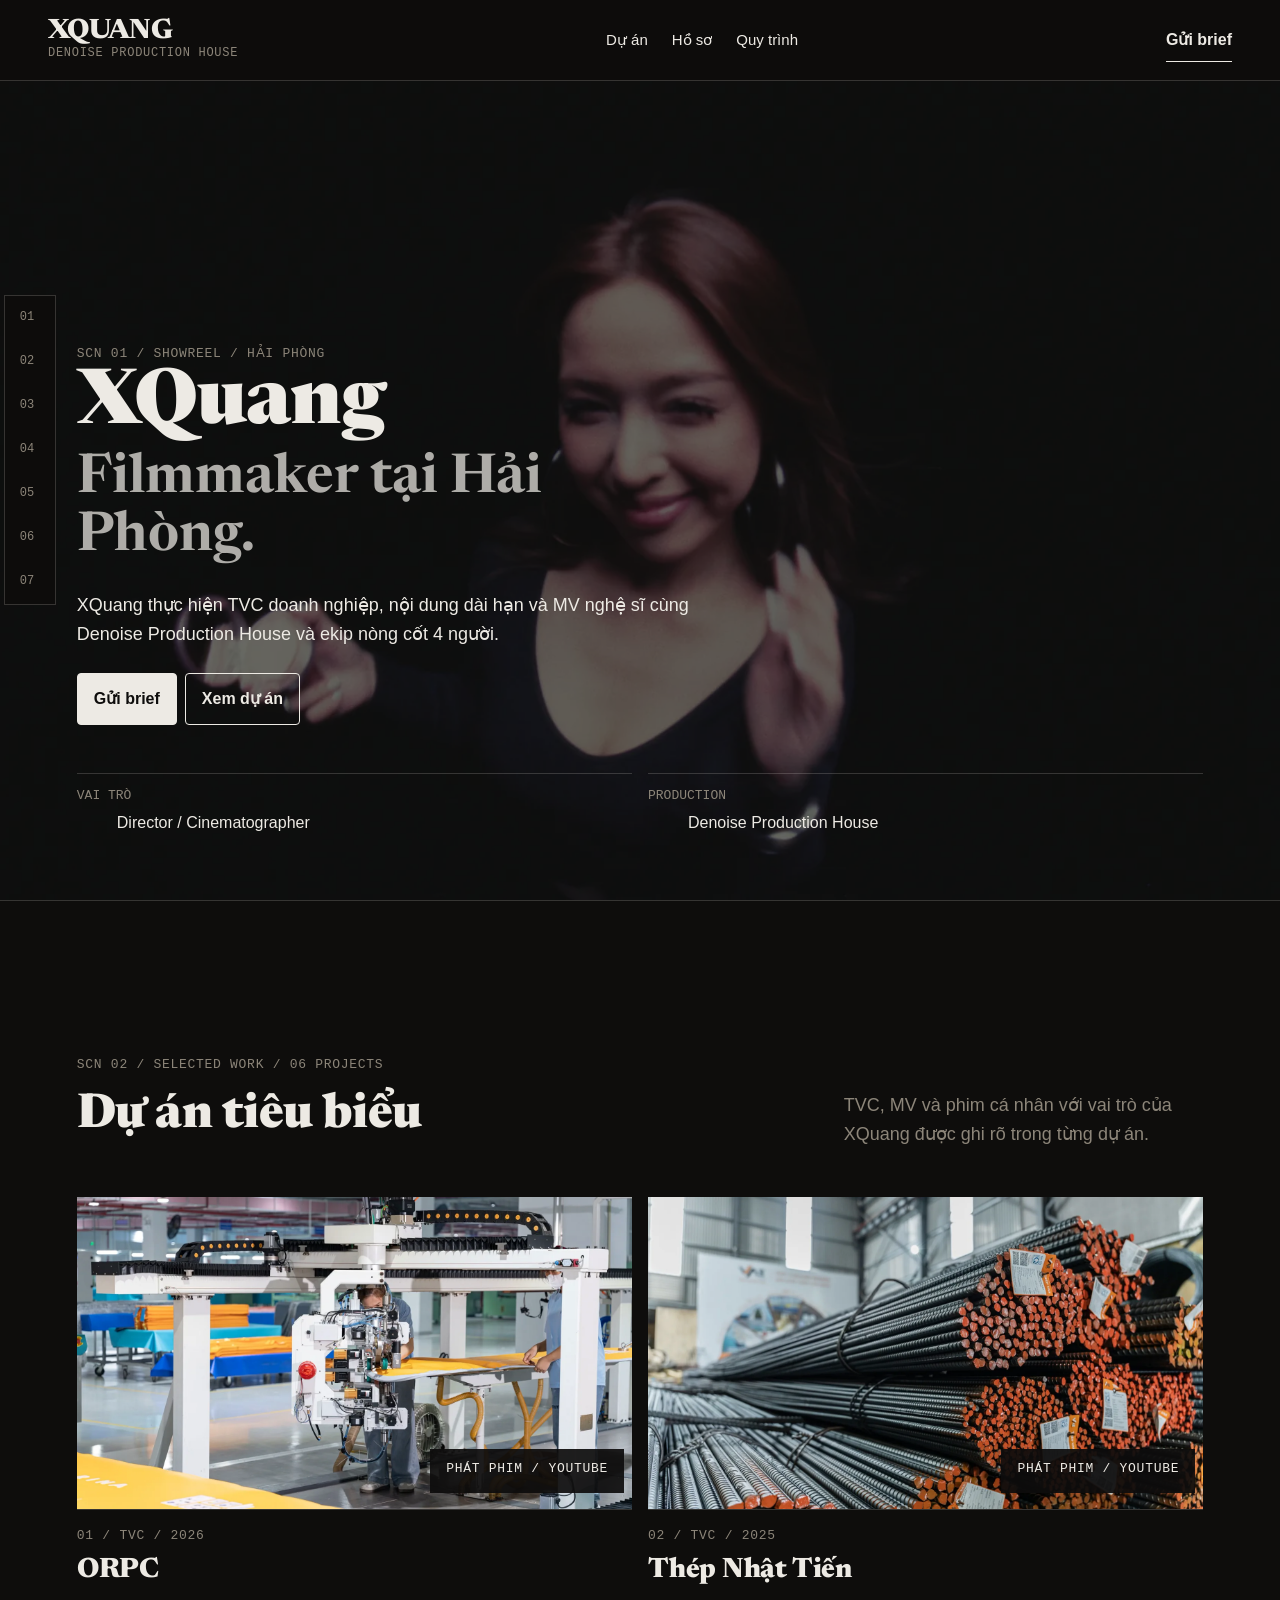
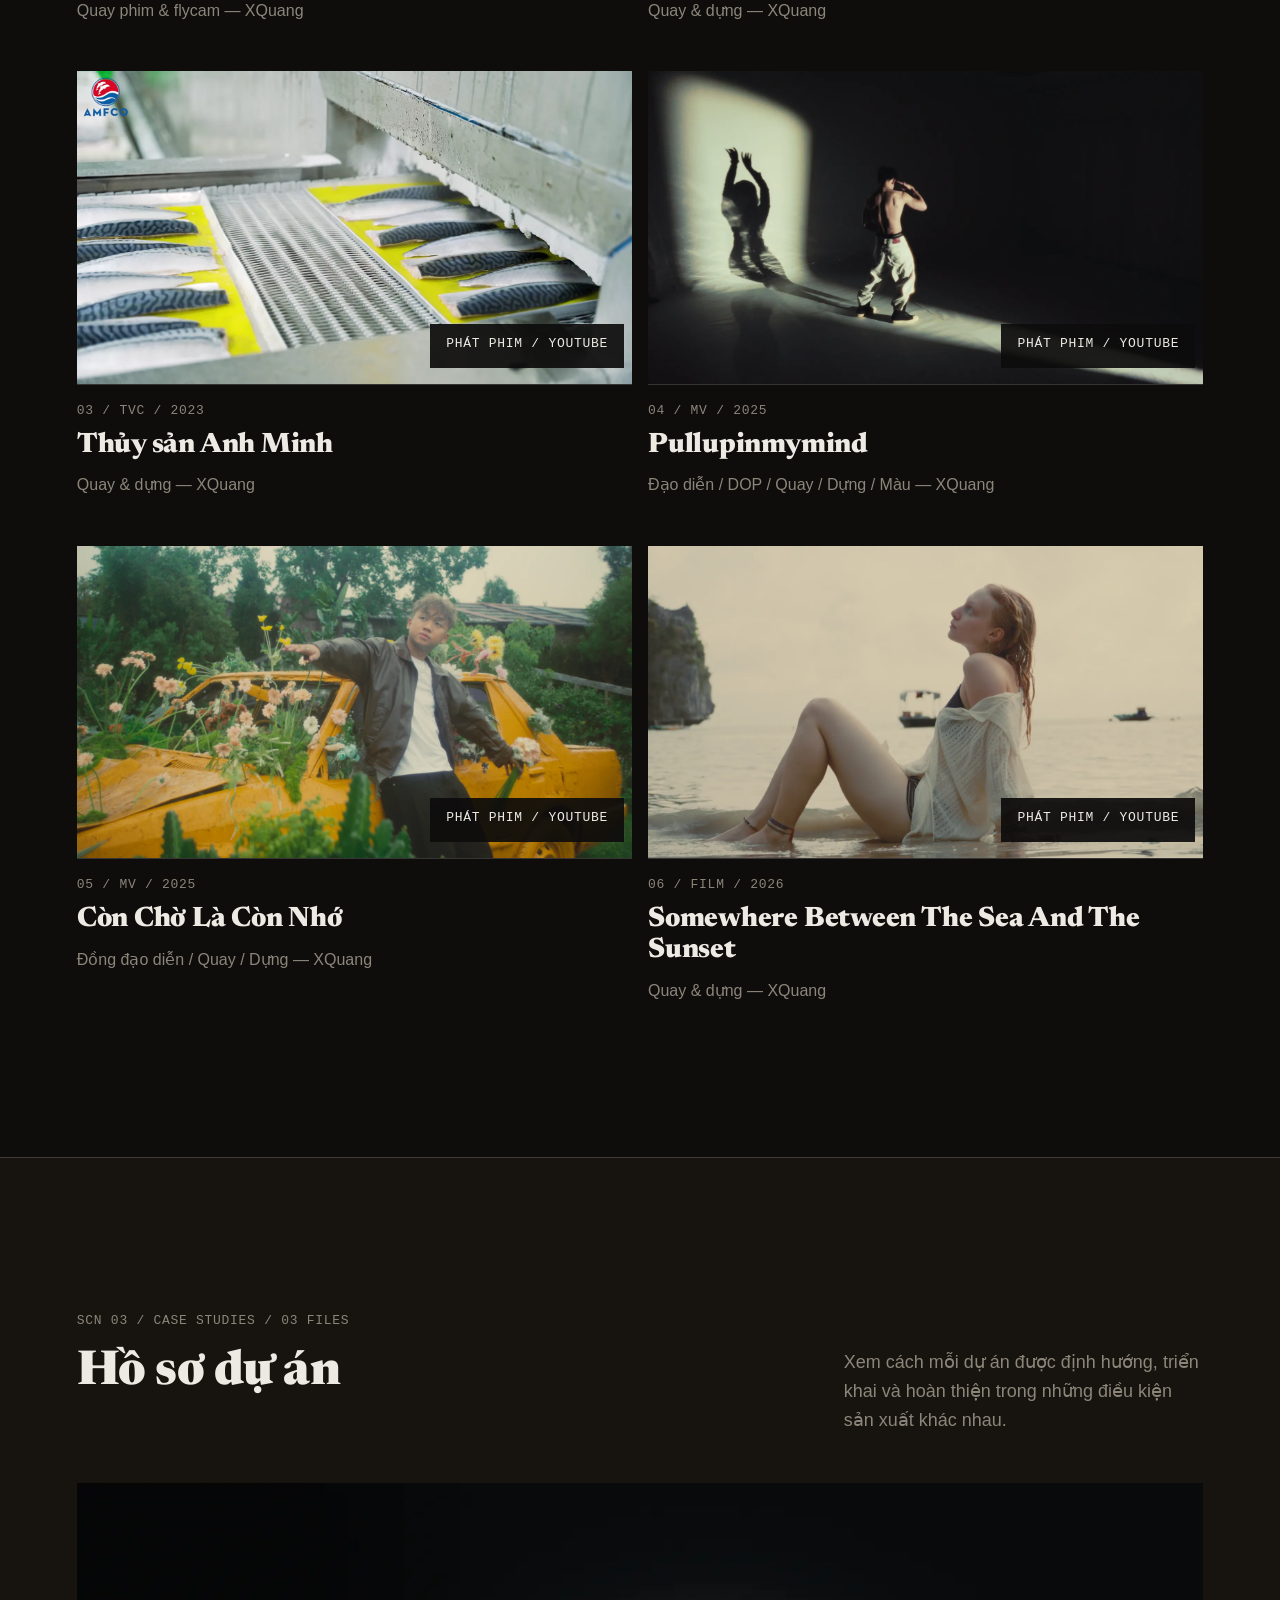
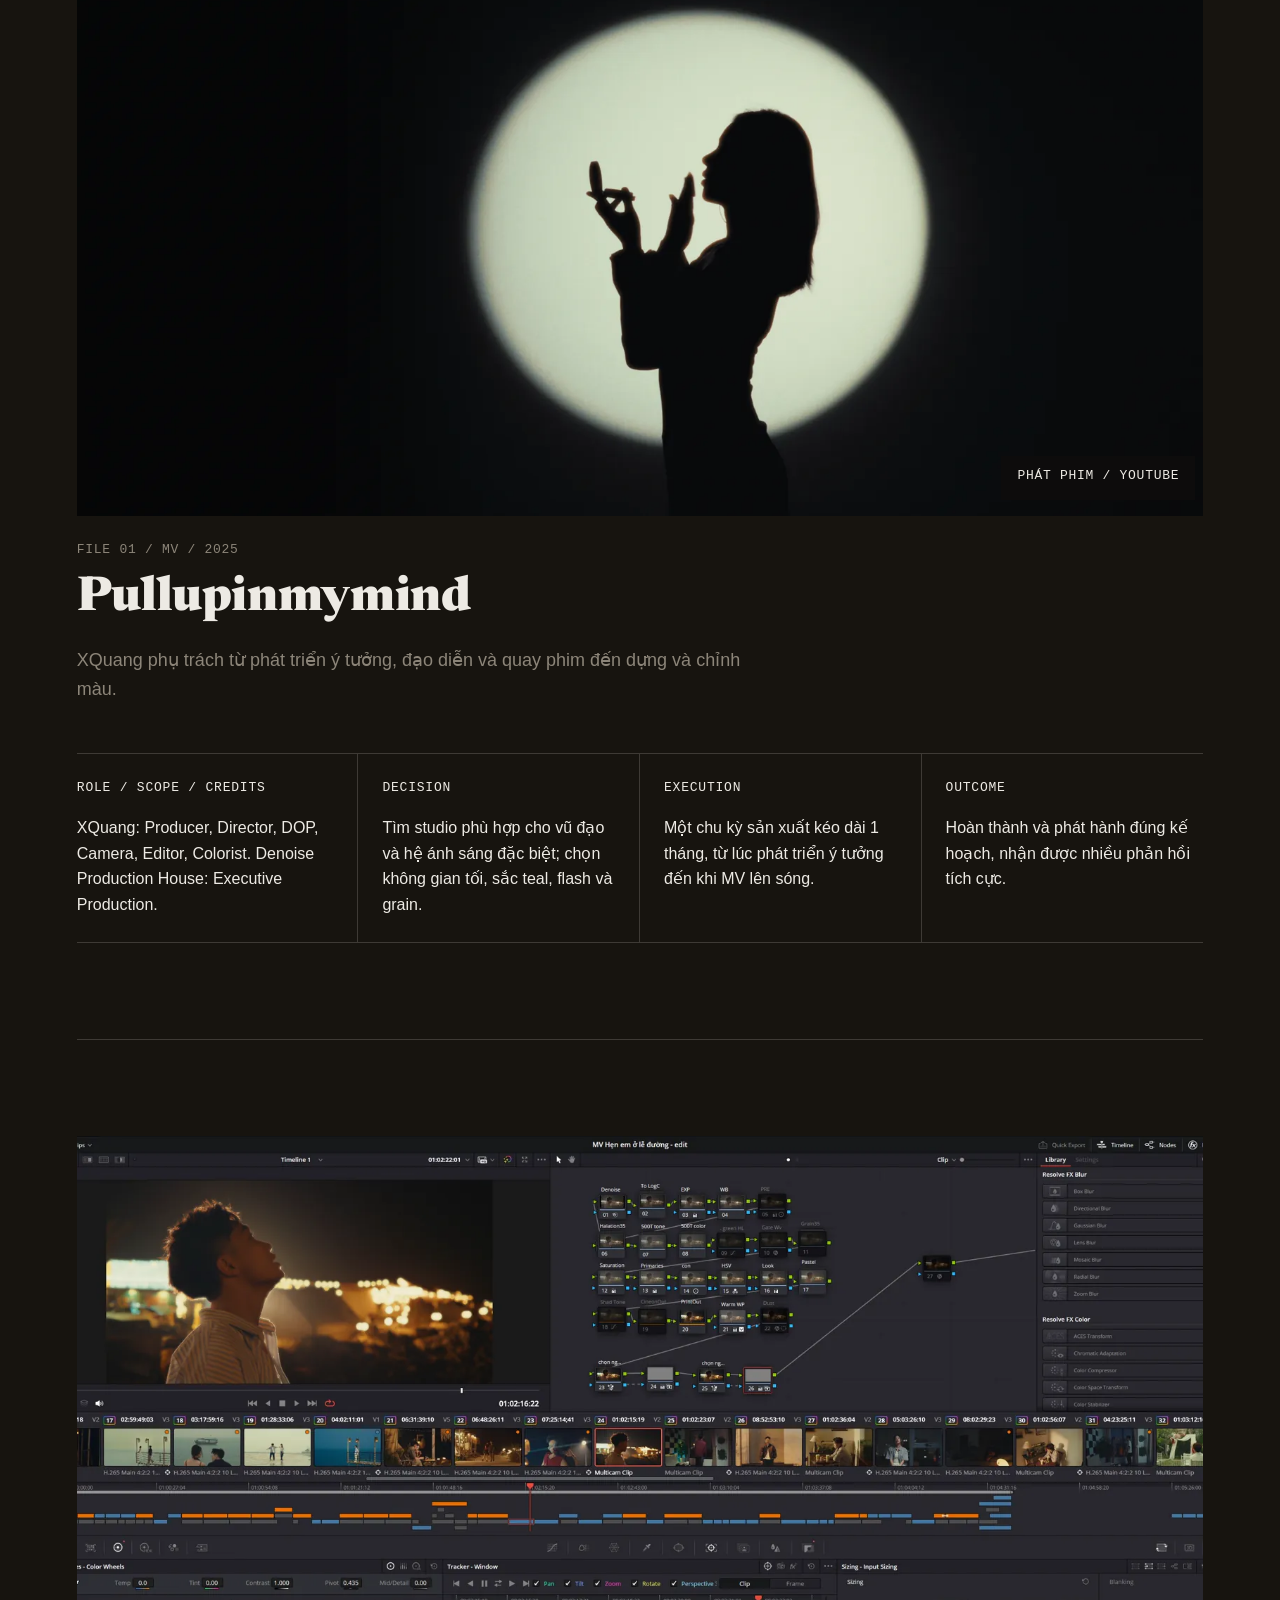
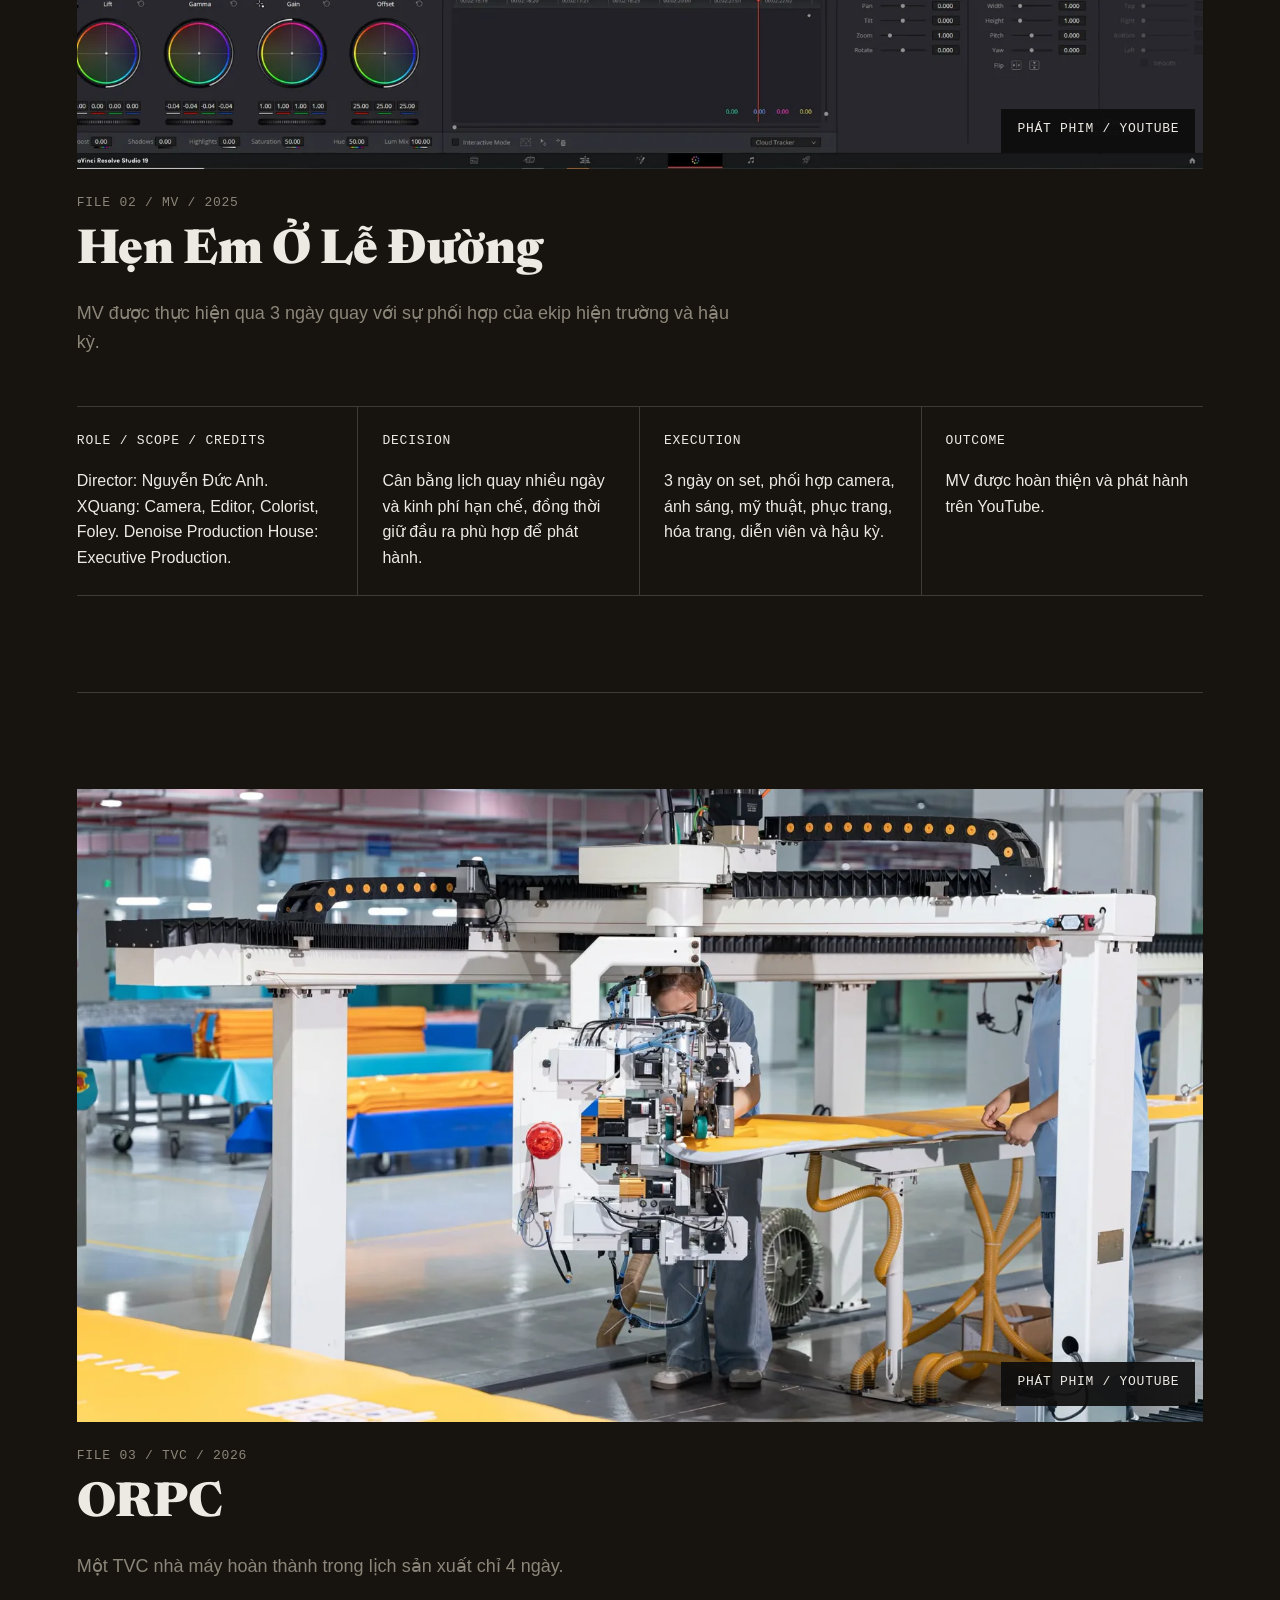
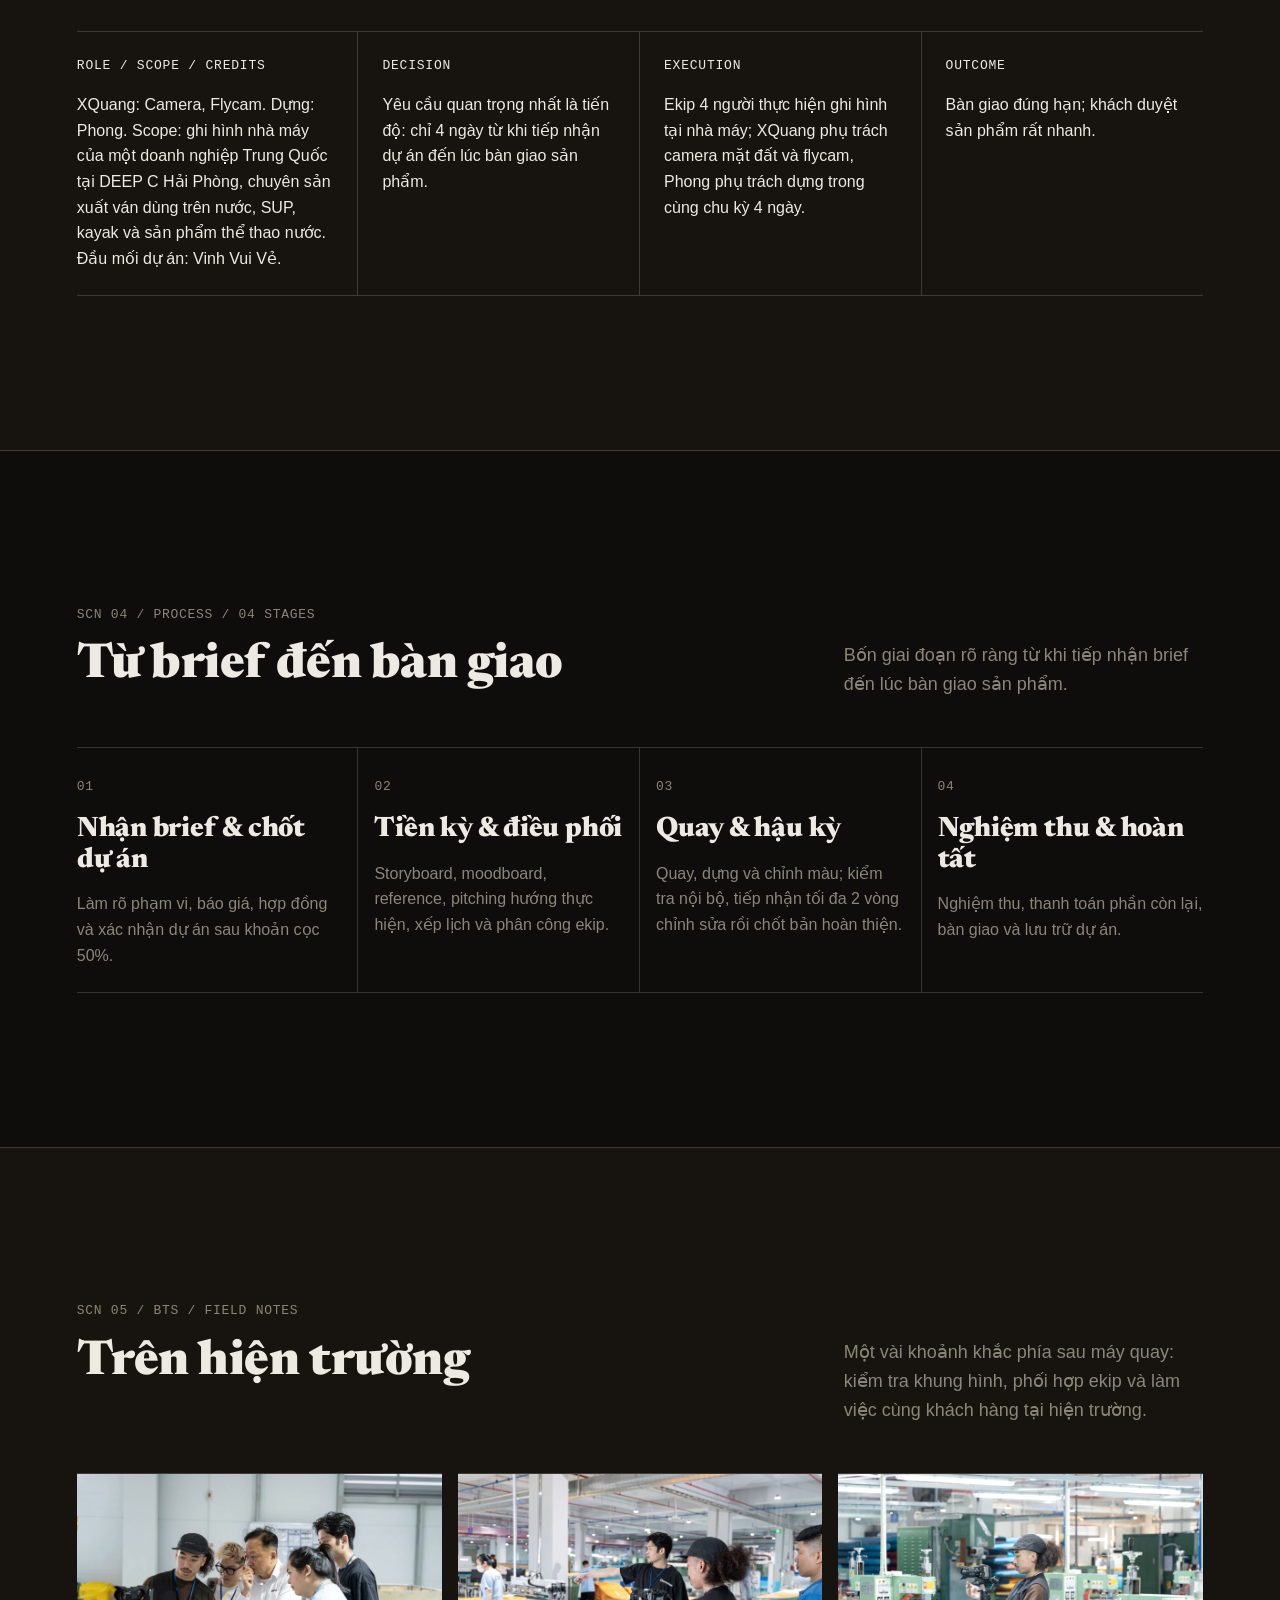
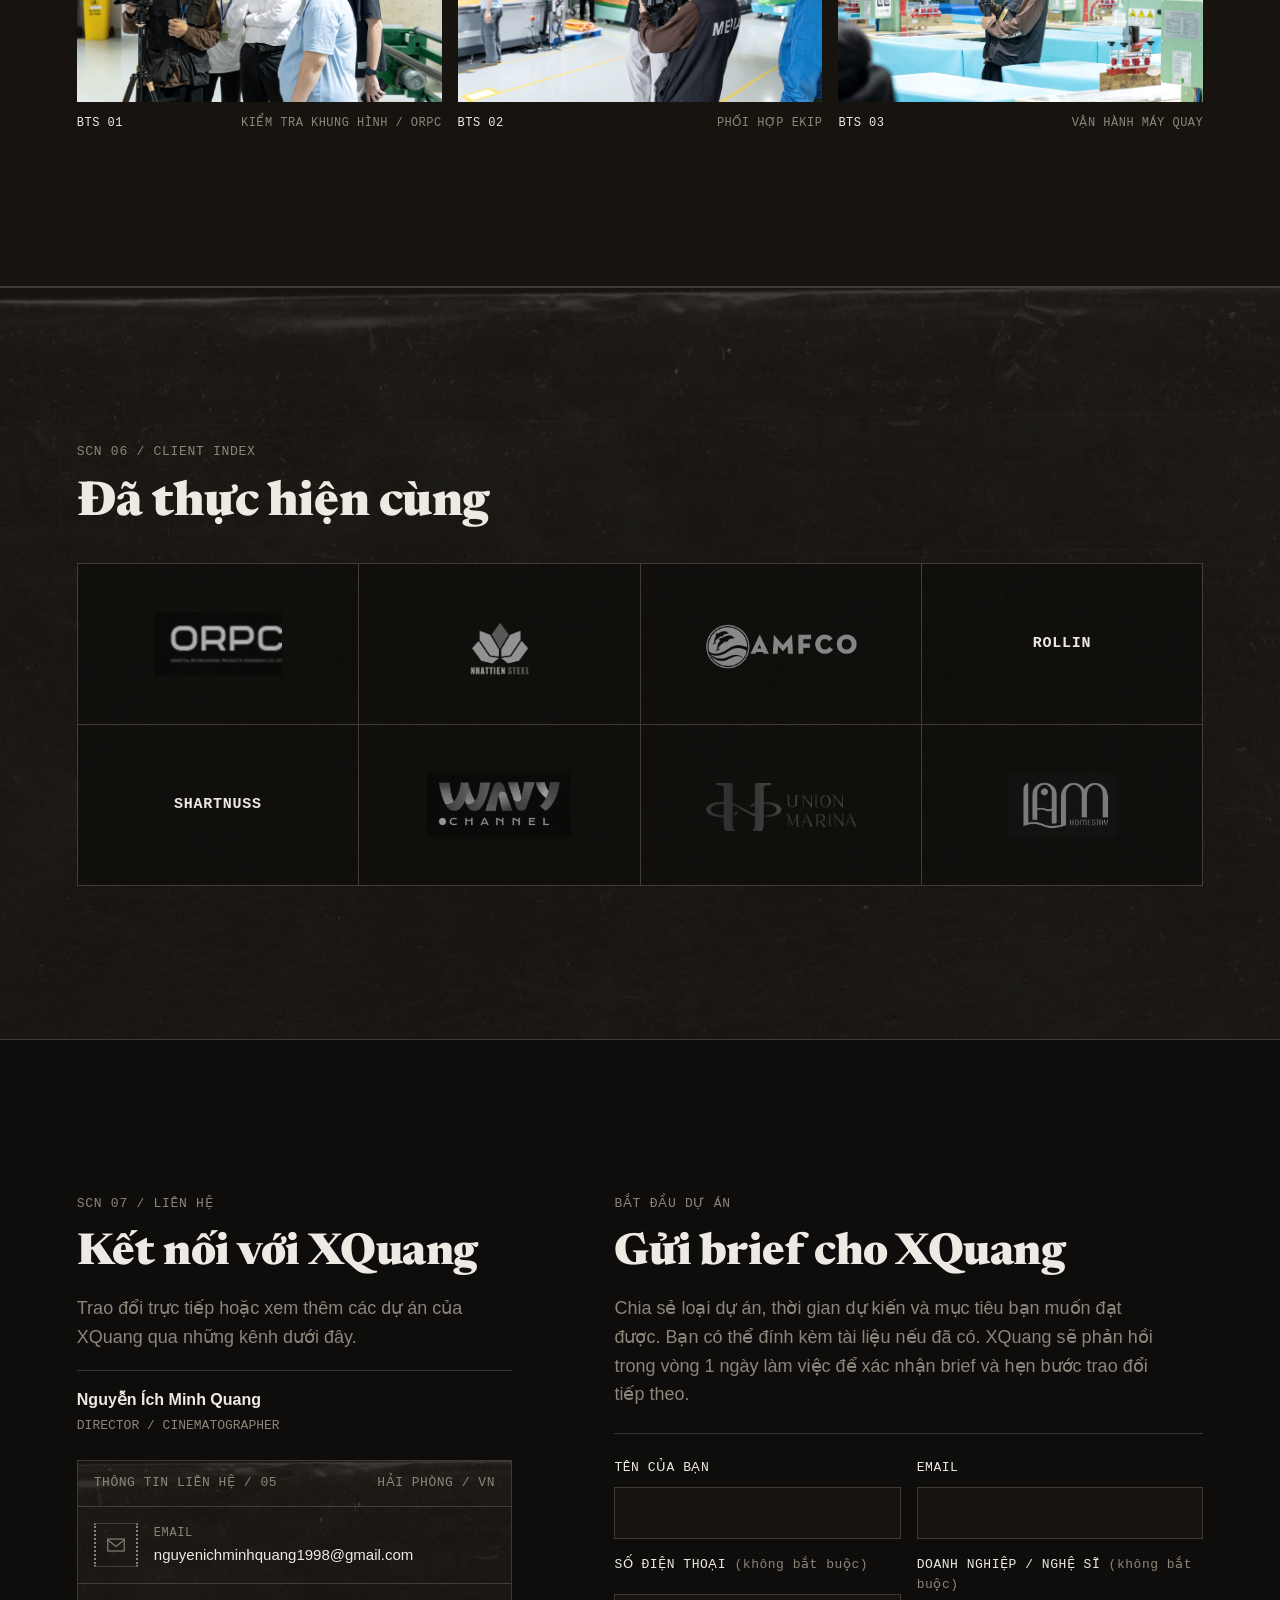
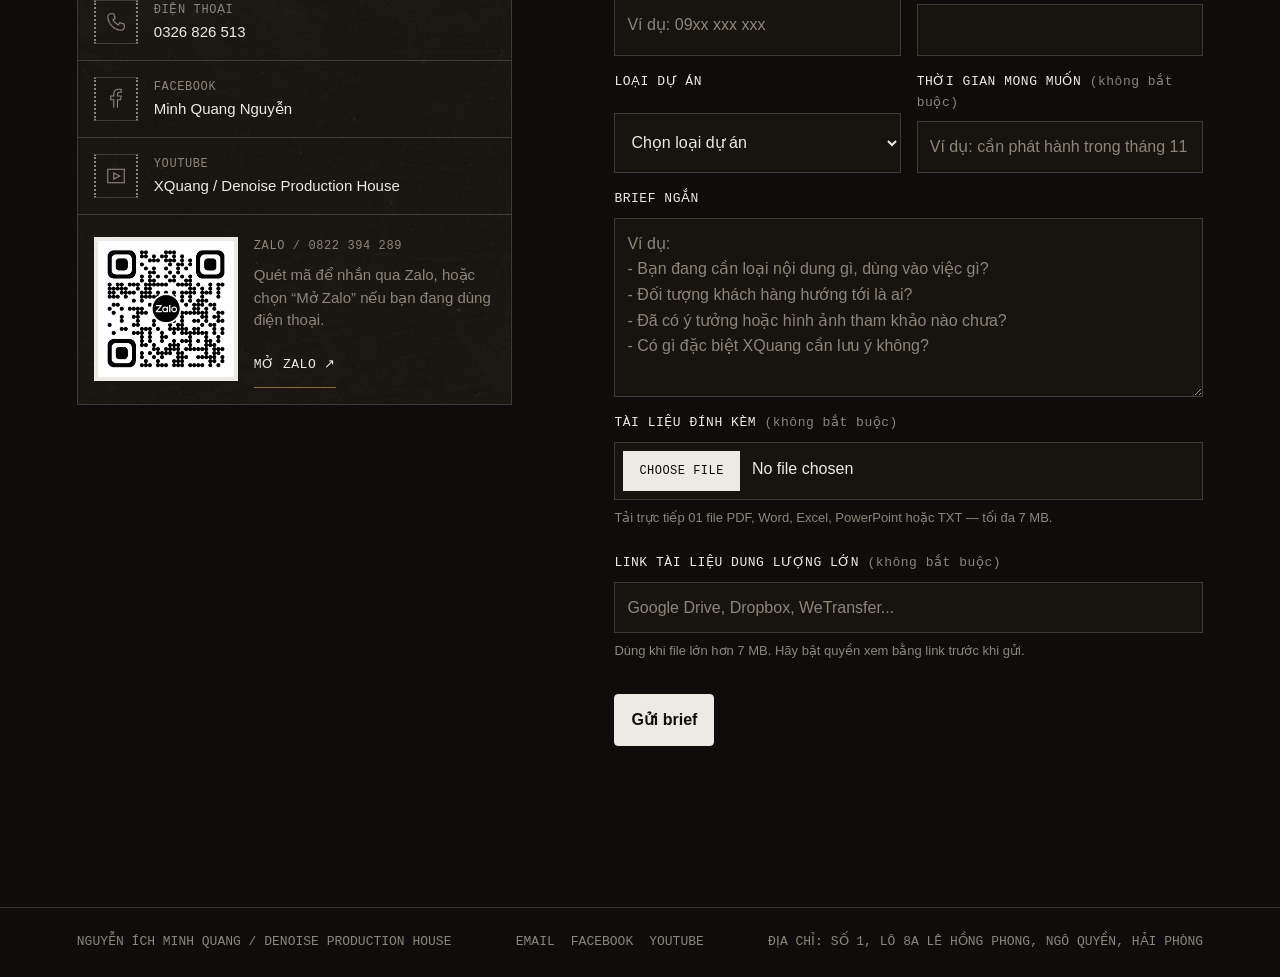
<file: index.html>
<!doctype html>
<html lang="vi">
  <head>
    <meta charset="utf-8">
    <meta name="viewport" content="width=device-width, initial-scale=1">
    <meta
      name="description"
      content="Portfolio của XQuang — filmmaker tại Hải Phòng, thực hiện TVC doanh nghiệp, nội dung dài hạn và MV cùng Denoise Production House."
    >
    <title>XQuang — Director / Cinematographer</title>
    <link rel="preload" href="assets/images/hero-poster.webp" as="image" type="image/webp" fetchpriority="high">
    <link rel="preload" href="assets/fonts/newsreader-variable.woff2" as="font" type="font/woff2" crossorigin>
    <link rel="stylesheet" href="style.css">
    <script src="script.js" defer></script>
  </head>
  <body>
    <a class="skip-link" href="#main-content">Bỏ qua điều hướng</a>

    <header class="site-header">
      <div class="site-header__inner">
        <a class="brand" href="#hero" aria-label="XQuang / Denoise Production House — về đầu trang">
          <span class="brand__name">XQUANG</span>
          <span class="brand__credit">Denoise Production House</span>
        </a>

        <nav class="site-nav" aria-label="Điều hướng chính">
          <a href="#selected-work">Dự án</a>
          <a href="#case-studies">Hồ sơ</a>
          <a href="#process">Quy trình</a>
        </nav>

        <a class="header-cta" href="#brief">Gửi brief</a>
      </div>
    </header>

    <nav class="production-rail" aria-label="Mục lục trang">
      <a href="#hero"><span class="production-rail__number">01</span><span class="production-rail__label">Mở đầu</span></a>
      <a href="#selected-work"><span class="production-rail__number">02</span><span class="production-rail__label">Dự án tiêu biểu</span></a>
      <a href="#case-studies"><span class="production-rail__number">03</span><span class="production-rail__label">Hồ sơ dự án</span></a>
      <a href="#process"><span class="production-rail__number">04</span><span class="production-rail__label">Quy trình</span></a>
      <a href="#bts"><span class="production-rail__number">05</span><span class="production-rail__label">Trên hiện trường</span></a>
      <a href="#clients"><span class="production-rail__number">06</span><span class="production-rail__label">Khách hàng</span></a>
      <a href="#brief"><span class="production-rail__number">07</span><span class="production-rail__label">Gửi brief</span></a>
    </nav>

    <main id="main-content" tabindex="-1">
      <section class="hero" id="hero" aria-labelledby="hero-title">
        <div class="hero__media">
          <video
            id="hero-video"
            muted
            loop
            playsinline
            poster="assets/images/hero-poster.webp"
            preload="metadata"
            data-desktop-src="assets/video/hero-desktop.mp4"
            data-mobile-src="assets/video/hero-mobile.mp4"
            aria-hidden="true"
          ></video>
        </div>

        <div class="hero__content page-shell">
          <p class="section-kicker">SCN 01 / SHOWREEL / HẢI PHÒNG</p>
          <h1 id="hero-title">
            <span class="hero-title__name">XQuang</span>
            <span class="hero-title__descriptor">Filmmaker tại Hải Phòng.</span>
          </h1>
          <p class="hero__positioning">
            XQuang thực hiện TVC doanh nghiệp, nội dung dài hạn và MV nghệ sĩ
            cùng Denoise Production House và ekip nòng cốt 4 người.
          </p>
          <div class="hero__actions">
            <a class="button button--primary" href="#brief">Gửi brief</a>
            <a class="button button--secondary" href="#selected-work">Xem dự án</a>
          </div>
          <dl class="hero__meta">
            <div>
              <dt>Vai trò</dt>
              <dd>Director / Cinematographer</dd>
            </div>
            <div>
              <dt>Production</dt>
              <dd>Denoise Production House</dd>
            </div>
          </dl>
        </div>
      </section>

      <section class="section page-shell" id="selected-work" aria-labelledby="work-title">
        <header class="section-heading">
          <p class="section-kicker">SCN 02 / SELECTED WORK / 06 PROJECTS</p>
          <h2 id="work-title">Dự án tiêu biểu</h2>
          <p>TVC, MV và phim cá nhân với vai trò của XQuang được ghi rõ trong từng dự án.</p>
        </header>

        <div class="work-grid">
          <article class="project-card" id="work-orpc">
            <button
              class="project-card__media video-facade"
              type="button"
              data-youtube-id="S1VTem1-NZw"
              data-video-title="ORPC — TVC"
              aria-label="Phát TVC ORPC trên YouTube"
            >
              <img src="assets/images/work-orpc.webp" alt="" width="1600" height="900" loading="lazy" decoding="async">
              <span class="video-facade__label">Phát phim / YouTube</span>
            </button>
            <div class="project-card__body">
              <p class="project-card__index">01 / TVC / 2026</p>
              <h3>ORPC</h3>
              <p>Quay phim & flycam — XQuang</p>
            </div>
          </article>

          <article class="project-card" id="work-nhat-tien">
            <button
              class="project-card__media video-facade"
              type="button"
              data-youtube-id="3Lm8Pd5JWVA"
              data-video-title="Thép Nhật Tiến — TVC"
              aria-label="Phát TVC Thép Nhật Tiến trên YouTube"
            >
              <img src="assets/images/work-thep-nhat-tien.webp" alt="" width="1600" height="900" loading="lazy" decoding="async">
              <span class="video-facade__label">Phát phim / YouTube</span>
            </button>
            <div class="project-card__body">
              <p class="project-card__index">02 / TVC / 2025</p>
              <h3>Thép Nhật Tiến</h3>
              <p>Quay & dựng — XQuang</p>
            </div>
          </article>

          <article class="project-card" id="work-anh-minh">
            <button
              class="project-card__media video-facade"
              type="button"
              data-youtube-id="9Ov6McDhgJ0"
              data-video-title="Thủy sản Anh Minh — TVC"
              aria-label="Phát TVC Thủy sản Anh Minh trên YouTube"
            >
              <img src="assets/images/work-thuy-san-anh-minh.webp" alt="" width="1600" height="900" loading="lazy" decoding="async">
              <span class="video-facade__label">Phát phim / YouTube</span>
            </button>
            <div class="project-card__body">
              <p class="project-card__index">03 / TVC / 2023</p>
              <h3>Thủy sản Anh Minh</h3>
              <p>Quay & dựng — XQuang</p>
            </div>
          </article>

          <article class="project-card" id="work-pullup">
            <button
              class="project-card__media video-facade"
              type="button"
              data-youtube-id="EIOZcO9POg4"
              data-video-title="Pullupinmymind"
              aria-label="Phát MV Pullupinmymind trên YouTube"
            >
              <img src="assets/images/work-pullupinmymind.webp" alt="" width="1600" height="900" loading="lazy" decoding="async">
              <span class="video-facade__label">Phát phim / YouTube</span>
            </button>
            <div class="project-card__body">
              <p class="project-card__index">04 / MV / 2025</p>
              <h3>Pullupinmymind</h3>
              <p>Đạo diễn / DOP / Quay / Dựng / Màu — XQuang</p>
            </div>
          </article>

          <article class="project-card" id="work-con-cho">
            <button
              class="project-card__media video-facade"
              type="button"
              data-youtube-id="loGFcXVQLhs"
              data-video-title="Còn Chờ Là Còn Nhớ — MV"
              aria-label="Phát MV Còn Chờ Là Còn Nhớ trên YouTube"
            >
              <img src="assets/images/work-con-cho-la-con-nho.webp" alt="" width="1600" height="900" loading="lazy" decoding="async">
              <span class="video-facade__label">Phát phim / YouTube</span>
            </button>
            <div class="project-card__body">
              <p class="project-card__index">05 / MV / 2025</p>
              <h3>Còn Chờ Là Còn Nhớ</h3>
              <p>Đồng đạo diễn / Quay / Dựng — XQuang</p>
            </div>
          </article>

          <article class="project-card" id="work-sea-sunset">
            <button
              class="project-card__media video-facade"
              type="button"
              data-youtube-id="Vv86c2cxzPI"
              data-video-title="Somewhere Between The Sea And The Sunset"
              aria-label="Phát phim Somewhere Between The Sea And The Sunset trên YouTube"
            >
              <img src="assets/images/work-somewhere-between-sea-sunset.webp" alt="" width="1600" height="900" loading="lazy" decoding="async">
              <span class="video-facade__label">Phát phim / YouTube</span>
            </button>
            <div class="project-card__body">
              <p class="project-card__index">06 / FILM / 2026</p>
              <h3>Somewhere Between The Sea And The Sunset</h3>
              <p>Quay &amp; dựng — XQuang</p>
            </div>
          </article>
        </div>
      </section>

      <section class="section section--surface" id="case-studies" aria-labelledby="cases-title">
        <div class="page-shell">
          <header class="section-heading">
            <p class="section-kicker">SCN 03 / CASE STUDIES / 03 FILES</p>
            <h2 id="cases-title">Hồ sơ dự án</h2>
            <p>
              Xem cách mỗi dự án được định hướng, triển khai và hoàn thiện
              trong những điều kiện sản xuất khác nhau.
            </p>
          </header>

          <article class="case-study" id="case-pullup" aria-labelledby="case-pullup-title">
            <button
              class="case-study__media video-facade"
              type="button"
              data-youtube-id="EIOZcO9POg4"
              data-video-title="Pullupinmymind — case study"
              aria-label="Phát case study Pullupinmymind trên YouTube"
            >
              <img src="assets/images/case-pullupinmymind.webp" alt="" width="1600" height="900" loading="lazy" decoding="async">
              <span class="video-facade__label">Phát phim / YouTube</span>
            </button>
            <header class="case-study__header">
              <p class="project-card__index">FILE 01 / MV / 2025</p>
              <h3 id="case-pullup-title">Pullupinmymind</h3>
              <p>XQuang phụ trách từ phát triển ý tưởng, đạo diễn và quay phim đến dựng và chỉnh màu.</p>
            </header>
            <div class="case-study__facts">
              <section>
                <h4>Role / Scope / Credits</h4>
                <p>XQuang: Producer, Director, DOP, Camera, Editor, Colorist. Denoise Production House: Executive Production.</p>
              </section>
              <section>
                <h4>Decision</h4>
                <p>Tìm studio phù hợp cho vũ đạo và hệ ánh sáng đặc biệt; chọn không gian tối, sắc teal, flash và grain.</p>
              </section>
              <section>
                <h4>Execution</h4>
                <p>Một chu kỳ sản xuất kéo dài 1 tháng, từ lúc phát triển ý tưởng đến khi MV lên sóng.</p>
              </section>
              <section>
                <h4>Outcome</h4>
                <p>Hoàn thành và phát hành đúng kế hoạch, nhận được nhiều phản hồi tích cực.</p>
              </section>
            </div>
          </article>

          <article class="case-study" id="case-wedding" aria-labelledby="case-wedding-title">
            <button
              class="case-study__media video-facade"
              type="button"
              data-youtube-id="I0dLCjOc4Ho"
              data-video-title="Hẹn Em Ở Lễ Đường — case study"
              aria-label="Phát case study Hẹn Em Ở Lễ Đường trên YouTube"
            >
              <img src="assets/images/case-hen-em-o-le-duong.webp" alt="" width="1600" height="900" loading="lazy" decoding="async">
              <span class="video-facade__label">Phát phim / YouTube</span>
            </button>
            <header class="case-study__header">
              <p class="project-card__index">FILE 02 / MV / 2025</p>
              <h3 id="case-wedding-title">Hẹn Em Ở Lễ Đường</h3>
              <p>MV được thực hiện qua 3 ngày quay với sự phối hợp của ekip hiện trường và hậu kỳ.</p>
            </header>
            <div class="case-study__facts">
              <section>
                <h4>Role / Scope / Credits</h4>
                <p>Director: Nguyễn Đức Anh. XQuang: Camera, Editor, Colorist, Foley. Denoise Production House: Executive Production.</p>
              </section>
              <section>
                <h4>Decision</h4>
                <p>Cân bằng lịch quay nhiều ngày và kinh phí hạn chế, đồng thời giữ đầu ra phù hợp để phát hành.</p>
              </section>
              <section>
                <h4>Execution</h4>
                <p>3 ngày on set, phối hợp camera, ánh sáng, mỹ thuật, phục trang, hóa trang, diễn viên và hậu kỳ.</p>
              </section>
              <section>
                <h4>Outcome</h4>
                <p>MV được hoàn thiện và phát hành trên YouTube.</p>
              </section>
            </div>
          </article>

          <article class="case-study" id="case-orpc" aria-labelledby="case-orpc-title">
            <button
              class="case-study__media video-facade"
              type="button"
              data-youtube-id="S1VTem1-NZw"
              data-video-title="ORPC — case study"
              aria-label="Phát case study ORPC trên YouTube"
            >
              <img src="assets/images/work-orpc.webp" alt="" width="1600" height="900" loading="lazy" decoding="async">
              <span class="video-facade__label">Phát phim / YouTube</span>
            </button>
            <header class="case-study__header">
              <p class="project-card__index">FILE 03 / TVC / 2026</p>
              <h3 id="case-orpc-title">ORPC</h3>
              <p>Một TVC nhà máy hoàn thành trong lịch sản xuất chỉ 4 ngày.</p>
            </header>
            <div class="case-study__facts">
              <section>
                <h4>Role / Scope / Credits</h4>
                <p>XQuang: Camera, Flycam. Dựng: Phong. Scope: ghi hình nhà máy của một doanh nghiệp Trung Quốc tại DEEP C Hải Phòng, chuyên sản xuất ván dùng trên nước, SUP, kayak và sản phẩm thể thao nước. Đầu mối dự án: Vinh Vui Vẻ.</p>
              </section>
              <section>
                <h4>Decision</h4>
                <p>Yêu cầu quan trọng nhất là tiến độ: chỉ 4 ngày từ khi tiếp nhận dự án đến lúc bàn giao sản phẩm.</p>
              </section>
              <section>
                <h4>Execution</h4>
                <p>Ekip 4 người thực hiện ghi hình tại nhà máy; XQuang phụ trách camera mặt đất và flycam, Phong phụ trách dựng trong cùng chu kỳ 4 ngày.</p>
              </section>
              <section>
                <h4>Outcome</h4>
                <p>Bàn giao đúng hạn; khách duyệt sản phẩm rất nhanh.</p>
              </section>
            </div>
          </article>
        </div>
      </section>

      <section class="section page-shell" id="process" aria-labelledby="process-title">
        <header class="section-heading">
          <p class="section-kicker">SCN 04 / PROCESS / 04 STAGES</p>
          <h2 id="process-title">Từ brief đến bàn giao</h2>
          <p>Bốn giai đoạn rõ ràng từ khi tiếp nhận brief đến lúc bàn giao sản phẩm.</p>
        </header>

        <ol class="process-list">
          <li>
            <span class="process-list__number">01</span>
            <h3>Nhận brief & chốt dự án</h3>
            <p>Làm rõ phạm vi, báo giá, hợp đồng và xác nhận dự án sau khoản cọc 50%.</p>
          </li>
          <li>
            <span class="process-list__number">02</span>
            <h3>Tiền kỳ & điều phối</h3>
            <p>Storyboard, moodboard, reference, pitching hướng thực hiện, xếp lịch và phân công ekip.</p>
          </li>
          <li>
            <span class="process-list__number">03</span>
            <h3>Quay & hậu kỳ</h3>
            <p>Quay, dựng và chỉnh màu; kiểm tra nội bộ, tiếp nhận tối đa 2 vòng chỉnh sửa rồi chốt bản hoàn thiện.</p>
          </li>
          <li>
            <span class="process-list__number">04</span>
            <h3>Nghiệm thu & hoàn tất</h3>
            <p>Nghiệm thu, thanh toán phần còn lại, bàn giao và lưu trữ dự án.</p>
          </li>
        </ol>
      </section>

      <section class="section section--surface bts-section" id="bts" aria-labelledby="bts-title">
        <div class="page-shell">
          <header class="section-heading">
            <p class="section-kicker">SCN 05 / BTS / FIELD NOTES</p>
            <h2 id="bts-title">Trên hiện trường</h2>
            <p>
              Một vài khoảnh khắc phía sau máy quay: kiểm tra khung hình,
              phối hợp ekip và làm việc cùng khách hàng tại hiện trường.
            </p>
          </header>

          <div class="bts-gallery">
            <figure class="bts-frame">
              <img
                src="assets/images/bts-orpc-review.webp"
                alt="XQuang cùng ekip và đại diện khách hàng kiểm tra khung hình tại nhà máy"
                width="1600"
                height="1066"
                loading="lazy"
                decoding="async"
              >
              <figcaption><span>BTS 01</span> Kiểm tra khung hình / ORPC</figcaption>
            </figure>
            <figure class="bts-frame">
              <img
                src="assets/images/bts-orpc-team.webp"
                alt="XQuang vận hành camera cùng thành viên Denoise Production House tại hiện trường"
                width="1600"
                height="1066"
                loading="lazy"
                decoding="async"
              >
              <figcaption><span>BTS 02</span> Phối hợp ekip</figcaption>
            </figure>
            <figure class="bts-frame">
              <img
                src="assets/images/bts-orpc-camera.webp"
                alt="XQuang vận hành máy quay trong khu vực sản xuất của nhà máy"
                width="1600"
                height="1066"
                loading="lazy"
                decoding="async"
              >
              <figcaption><span>BTS 03</span> Vận hành máy quay</figcaption>
            </figure>
          </div>
        </div>
      </section>

      <section class="section section--surface section--texture" id="clients" aria-labelledby="clients-title">
        <div class="page-shell">
          <header class="section-heading section-heading--compact">
            <p class="section-kicker">SCN 06 / CLIENT INDEX</p>
            <h2 id="clients-title">Đã thực hiện cùng</h2>
          </header>

          <ul class="client-grid" aria-label="Khách hàng và nghệ sĩ đã thực hiện cùng">
            <li>
              <a class="client-tile" href="#work-orpc" aria-label="Xem dự án ORPC">
                <img class="client-tile__project" src="assets/images/work-orpc.webp" alt="" width="1600" height="900" loading="lazy" decoding="async">
                <img class="client-grid__image" src="assets/logos/client-orpc.webp" alt="" width="600" height="300" loading="lazy" decoding="async">
                <span class="client-tile__action">Xem TVC / 2026</span>
              </a>
            </li>
            <li>
              <a class="client-tile" href="#work-nhat-tien" aria-label="Xem dự án Thép Nhật Tiến">
                <img class="client-tile__project" src="assets/images/work-thep-nhat-tien.webp" alt="" width="1600" height="900" loading="lazy" decoding="async">
                <img class="client-grid__image" src="assets/logos/client-nhat-tien.webp" alt="" width="600" height="516" loading="lazy" decoding="async">
                <span class="client-tile__action">Xem TVC / 2025</span>
              </a>
            </li>
            <li>
              <a class="client-tile" href="#work-anh-minh" aria-label="Xem dự án Thủy sản Anh Minh — AMFCO">
                <img class="client-tile__project" src="assets/images/work-thuy-san-anh-minh.webp" alt="" width="1600" height="900" loading="lazy" decoding="async">
                <img class="client-grid__image" src="assets/logos/client-amfco.webp" alt="" width="900" height="284" loading="lazy" decoding="async">
                <span class="client-tile__action">Xem TVC / 2023</span>
              </a>
            </li>
            <li>
              <a class="client-tile" href="#work-pullup" aria-label="Xem MV Pullupinmymind của Rollin">
                <img class="client-tile__project" src="assets/images/work-pullupinmymind.webp" alt="" width="1600" height="900" loading="lazy" decoding="async">
                <span class="client-tile__wordmark">ROLLIN</span>
                <span class="client-tile__action">Xem MV / 2025</span>
              </a>
            </li>
            <li>
              <a class="client-tile" href="#case-wedding" aria-label="Xem hồ sơ dự án Hẹn Em Ở Lễ Đường của Shartnuss">
                <img class="client-tile__project" src="assets/images/case-hen-em-o-le-duong.webp" alt="" width="1600" height="900" loading="lazy" decoding="async">
                <span class="client-tile__wordmark">SHARTNUSS</span>
                <span class="client-tile__action">Xem hồ sơ / 2025</span>
              </a>
            </li>
            <li>
              <a class="client-tile" href="https://www.youtube.com/watch?v=N5tc6fiYvao" target="_blank" rel="noreferrer" aria-label="Xem MV Tết Về Hải Phòng của Wavy Channel trên YouTube">
                <img class="client-tile__project client-tile__project--wavy" src="assets/images/client-wavy.webp" alt="" width="1600" height="900" loading="lazy" decoding="async">
                <img class="client-grid__image" src="assets/logos/client-wavy.webp" alt="" width="540" height="240" loading="lazy" decoding="async">
                <span class="client-tile__action">Xem YouTube / 2026</span>
              </a>
            </li>
            <li>
              <div class="client-tile" tabindex="0" role="group" aria-label="Union Marina — dự án năm 2026">
                <img class="client-tile__project" src="assets/images/client-union-marina.webp" alt="" width="1600" height="900" loading="lazy" decoding="async">
                <img class="client-grid__image" src="assets/logos/client-union-marina.svg" alt="" width="8350" height="2750" loading="lazy" decoding="async">
                <span class="client-tile__action">Dự án / 2026</span>
              </div>
            </li>
            <li>
              <div class="client-tile" tabindex="0" role="group" aria-label="Lam Homestay — dự án năm 2026">
                <img class="client-tile__project" src="assets/images/client-lam-homestay.webp" alt="" width="1600" height="900" loading="lazy" decoding="async">
                <img class="client-grid__image" src="assets/logos/client-lam-homestay.webp" alt="" width="720" height="420" loading="lazy" decoding="async">
                <span class="client-tile__action">Dự án / 2026</span>
              </div>
            </li>
          </ul>
        </div>
      </section>

      <div class="section brief-section page-shell">
        <section class="brief-section__intro" id="contact" aria-labelledby="contact-overview-title">
          <p class="section-kicker">SCN 07 / LIÊN HỆ</p>
          <h2 id="contact-overview-title">Kết nối với XQuang</h2>
          <p>
            Trao đổi trực tiếp hoặc xem thêm các dự án của XQuang qua những kênh dưới đây.
          </p>
          <p class="brief-section__identity">
            <strong>Nguyễn Ích Minh Quang</strong>
            <span>Director / Cinematographer</span>
          </p>

          <aside class="contact-panel" aria-labelledby="contact-title">
            <div class="contact-panel__heading">
              <p id="contact-title">THÔNG TIN LIÊN HỆ / 05</p>
              <span>Hải Phòng / VN</span>
            </div>

            <ul class="contact-list">
              <li>
                <a class="contact-link" href="mailto:nguyenichminhquang1998@gmail.com">
                  <span class="contact-icon" aria-hidden="true">
                    <svg viewBox="0 0 32 32" focusable="false">
                      <rect x="5" y="8" width="22" height="16"></rect>
                      <path d="m6 10 10 8 10-8"></path>
                    </svg>
                  </span>
                  <span class="contact-link__copy">
                    <span class="contact-link__label">Email</span>
                    <span class="contact-link__value">nguyenichminhquang1998@gmail.com</span>
                  </span>
                </a>
              </li>
              <li>
                <a class="contact-link" href="tel:+84326826513">
                  <span class="contact-icon" aria-hidden="true">
                    <svg viewBox="0 0 32 32" focusable="false">
                      <path d="M9 5h4l2 6-3 2c2 4 3 5 7 7l2-3 6 2v4c0 2-2 4-4 4C13 26 6 19 5 9c0-2 2-4 4-4Z"></path>
                    </svg>
                  </span>
                  <span class="contact-link__copy">
                    <span class="contact-link__label">Điện thoại</span>
                    <span class="contact-link__value">0326 826 513</span>
                  </span>
                </a>
              </li>
              <li>
                <a class="contact-link" href="https://www.facebook.com/minhquang.nguyen.1675/" target="_blank" rel="noreferrer">
                  <span class="contact-icon" aria-hidden="true">
                    <svg viewBox="0 0 32 32" focusable="false">
                      <path d="M18 27V17h4l1-5h-5v-2c0-2 1-3 3-3h2V3h-4c-4 0-6 3-6 7v2H9v5h4v10"></path>
                    </svg>
                  </span>
                  <span class="contact-link__copy">
                    <span class="contact-link__label">Facebook</span>
                    <span class="contact-link__value">Minh Quang Nguyễn</span>
                  </span>
                </a>
              </li>
              <li>
                <a class="contact-link" href="https://www.youtube.com/@nguyenichminhquang2143" target="_blank" rel="noreferrer">
                  <span class="contact-icon" aria-hidden="true">
                    <svg viewBox="0 0 32 32" focusable="false">
                      <rect x="5" y="7" width="22" height="18"></rect>
                      <path d="m13 12 8 4-8 4Z"></path>
                    </svg>
                  </span>
                  <span class="contact-link__copy">
                    <span class="contact-link__label">YouTube</span>
                    <span class="contact-link__value">XQuang / Denoise Production House</span>
                  </span>
                </a>
              </li>
            </ul>

            <div class="contact-qr">
              <a class="contact-qr__image" href="https://zalo.me/0822394289" target="_blank" rel="noreferrer" aria-label="Mở Zalo của Nguyễn Ích Minh Quang">
                <img src="assets/images/zalo-qr.webp" alt="Mã QR Zalo của Nguyễn Ích Minh Quang" width="540" height="540" loading="lazy" decoding="async">
              </a>
              <div class="contact-qr__copy">
                <span class="contact-qr__label">Zalo / 0822 394 289</span>
                <p>Quét mã để nhắn qua Zalo, hoặc chọn “Mở Zalo” nếu bạn đang dùng điện thoại.</p>
                <a class="contact-qr__link" href="https://zalo.me/0822394289" target="_blank" rel="noreferrer">Mở Zalo <span aria-hidden="true">↗</span></a>
              </div>
            </div>
          </aside>

        </section>

        <section class="brief-section__form-column" id="brief" aria-labelledby="brief-title">
          <header class="brief-section__form-heading">
            <p class="section-kicker">BẮT ĐẦU DỰ ÁN</p>
            <h2 id="brief-title">Gửi brief cho XQuang</h2>
            <p>
              Chia sẻ loại dự án, thời gian dự kiến và mục tiêu bạn muốn đạt được.
              Bạn có thể đính kèm tài liệu nếu đã có. XQuang sẽ phản hồi trong
              vòng 1 ngày làm việc để xác nhận brief và hẹn bước trao đổi tiếp theo.
            </p>
          </header>

          <form
            class="brief-form"
            name="project-brief"
            method="POST"
            action="/cam-on"
            enctype="multipart/form-data"
            data-netlify="true"
            netlify-honeypot="bot-field"
          >
            <input type="hidden" name="form-name" value="project-brief">
            <p class="honeypot" hidden>
              <label>Không điền trường này nếu bạn là người: <input name="bot-field"></label>
            </p>

            <div class="form-field">
              <label for="name">Tên của bạn</label>
              <input id="name" name="name" type="text" autocomplete="name" required>
            </div>

            <div class="form-field">
              <label for="email">Email</label>
              <input id="email" name="email" type="email" autocomplete="email" required>
            </div>

            <div class="form-field">
              <label for="phone">Số điện thoại <span>(không bắt buộc)</span></label>
              <input id="phone" name="phone" type="tel" inputmode="tel" autocomplete="tel" placeholder="Ví dụ: 09xx xxx xxx">
            </div>

            <div class="form-field">
              <label for="organization">Doanh nghiệp / Nghệ sĩ <span>(không bắt buộc)</span></label>
              <input id="organization" name="organization" type="text" autocomplete="organization">
            </div>

            <div class="form-field">
              <label for="project-type">Loại dự án</label>
              <select id="project-type" name="project-type" required>
                <option value="">Chọn loại dự án</option>
                <option value="tvc-doanh-nghiep">TVC doanh nghiệp</option>
                <option value="retainer">Nội dung định kỳ / Retainer</option>
                <option value="mv">MV nghệ sĩ</option>
                <option value="khac">Khác</option>
              </select>
            </div>

            <div class="form-field">
              <label for="timeline">Thời gian mong muốn <span>(không bắt buộc)</span></label>
              <input id="timeline" name="timeline" type="text" placeholder="Ví dụ: cần phát hành trong tháng 11">
            </div>

            <div class="form-field form-field--wide" id="other-project-type-field" hidden>
              <label for="other-project-type">Mô tả loại dự án</label>
              <input
                id="other-project-type"
                name="other-project-type"
                type="text"
                placeholder="Ví dụ: phim giới thiệu, sự kiện, nội dung mạng xã hội..."
              >
            </div>

            <div class="form-field form-field--wide">
              <label for="message">Brief ngắn</label>
              <textarea id="message" name="message" rows="6" required placeholder="Ví dụ:
- Bạn đang cần loại nội dung gì, dùng vào việc gì?
- Đối tượng khách hàng hướng tới là ai?
- Đã có ý tưởng hoặc hình ảnh tham khảo nào chưa?
- Có gì đặc biệt XQuang cần lưu ý không?"></textarea>
            </div>

            <div class="form-field form-field--wide">
              <label for="attachment">Tài liệu đính kèm <span>(không bắt buộc)</span></label>
              <input
                id="attachment"
                name="attachment"
                type="file"
                accept=".pdf,.doc,.docx,.xls,.xlsx,.ppt,.pptx,.txt"
                aria-describedby="attachment-hint attachment-error"
              >
              <p class="form-field__hint" id="attachment-hint">
                Tải trực tiếp 01 file PDF, Word, Excel, PowerPoint hoặc TXT — tối đa 7 MB.
              </p>
              <p class="form-field__error" id="attachment-error" aria-live="polite"></p>
            </div>

            <div class="form-field form-field--wide">
              <label for="document-link">Link tài liệu dung lượng lớn <span>(không bắt buộc)</span></label>
              <input
                id="document-link"
                name="document-link"
                type="url"
                inputmode="url"
                autocomplete="url"
                placeholder="Google Drive, Dropbox, WeTransfer..."
                aria-describedby="document-link-hint"
              >
              <p class="form-field__hint" id="document-link-hint">
                Dùng khi file lớn hơn 7 MB. Hãy bật quyền xem bằng link trước khi gửi.
              </p>
            </div>

            <div class="form-field form-field--wide form-submit">
              <button class="button button--primary" type="submit">Gửi brief</button>
              <p class="form-submit__status" id="brief-form-status" role="status" aria-live="polite"></p>
            </div>
          </form>

          <div class="brief-success" id="brief-success" tabindex="-1" hidden>
            <p class="section-kicker">BRIEF ĐÃ ĐƯỢC GỬI</p>
            <h3>Cảm ơn bạn.</h3>
            <p>XQuang cảm ơn bạn đã gửi brief và sẽ liên hệ lại trong thời gian sớm nhất.</p>
            <a class="button button--secondary" href="#hero">Về đầu trang</a>
          </div>
        </section>
      </div>
    </main>

    <footer class="site-footer">
      <div class="page-shell site-footer__inner">
        <p>Nguyễn Ích Minh Quang / Denoise Production House</p>
        <nav class="site-footer__links" aria-label="Liên hệ nhanh">
          <a href="mailto:nguyenichminhquang1998@gmail.com">Email</a>
          <a href="https://www.facebook.com/minhquang.nguyen.1675/" target="_blank" rel="noreferrer">Facebook</a>
          <a href="https://www.youtube.com/@nguyenichminhquang2143" target="_blank" rel="noreferrer">YouTube</a>
        </nav>
        <p class="site-footer__address">Địa chỉ: Số 1, lô 8A Lê Hồng Phong, Ngô Quyền, Hải Phòng</p>
      </div>
    </footer>
  </body>
</html>
</file>
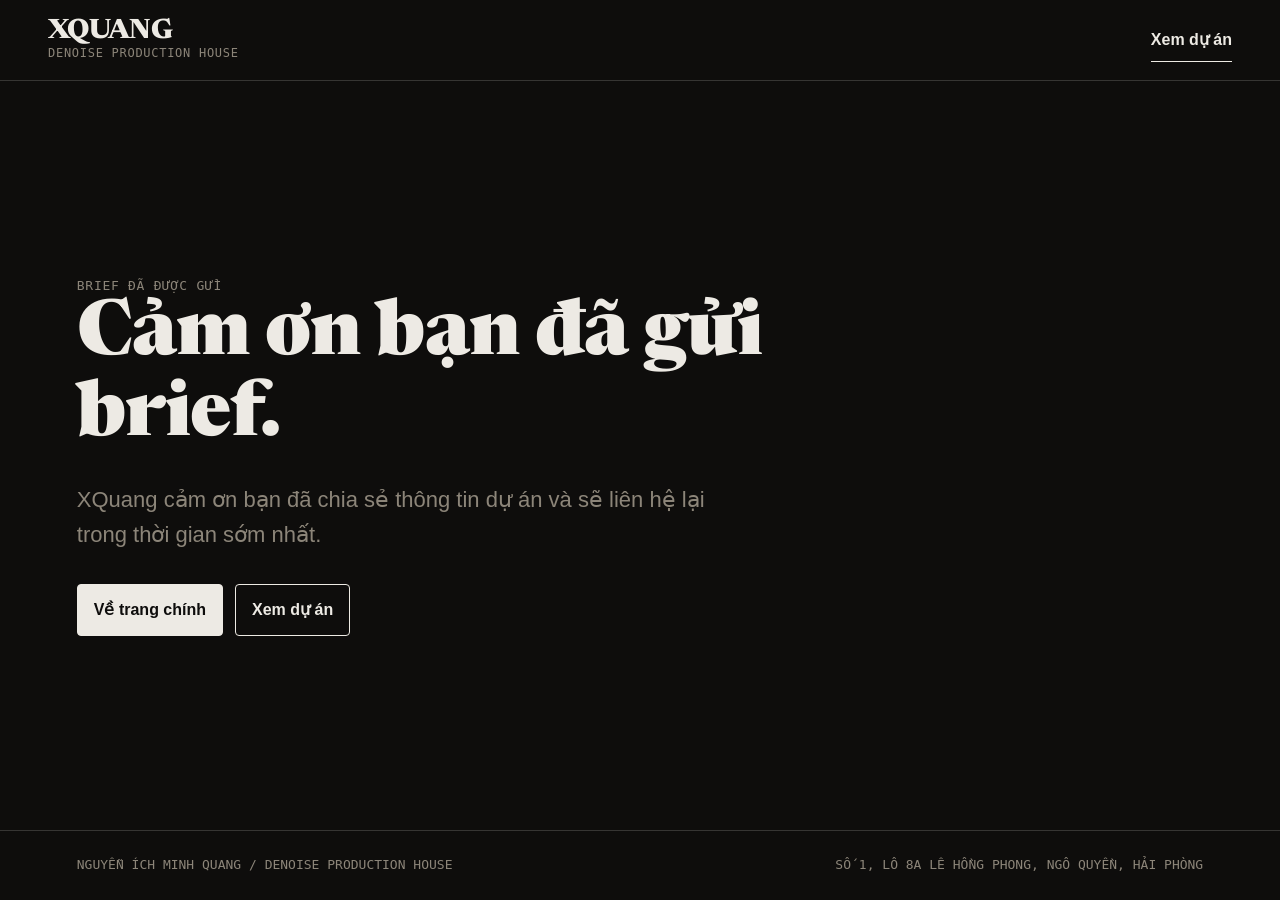
<file: cam-on.html>
<!doctype html>
<html lang="vi">
  <head>
    <meta charset="utf-8">
    <meta name="viewport" content="width=device-width, initial-scale=1">
    <meta name="robots" content="noindex">
    <title>Cảm ơn bạn — XQuang</title>
    <link rel="preload" href="assets/fonts/newsreader-variable.woff2" as="font" type="font/woff2" crossorigin>
    <link rel="stylesheet" href="style.css">
  </head>
  <body class="thank-you-page">
    <a class="skip-link" href="#main-content">Bỏ qua điều hướng</a>

    <header class="site-header">
      <div class="site-header__inner">
        <a class="brand" href="/" aria-label="XQuang / Denoise Production House — về trang chính">
          <span class="brand__name">XQUANG</span>
          <span class="brand__credit">Denoise Production House</span>
        </a>
        <a class="header-cta" href="/#selected-work">Xem dự án</a>
      </div>
    </header>

    <main class="thank-you-main" id="main-content" tabindex="-1">
      <section class="thank-you page-shell" aria-labelledby="thank-you-title">
        <p class="section-kicker">BRIEF ĐÃ ĐƯỢC GỬI</p>
        <h1 id="thank-you-title">Cảm ơn bạn đã gửi brief.</h1>
        <p class="thank-you__copy">
          XQuang cảm ơn bạn đã chia sẻ thông tin dự án và sẽ liên hệ lại trong thời gian sớm nhất.
        </p>
        <div class="thank-you__actions">
          <a class="button button--primary" href="/">Về trang chính</a>
          <a class="button button--secondary" href="/#selected-work">Xem dự án</a>
        </div>
      </section>
    </main>

    <footer class="site-footer">
      <div class="page-shell site-footer__inner">
        <p>Nguyễn Ích Minh Quang / Denoise Production House</p>
        <p class="site-footer__address">Số 1, lô 8A Lê Hồng Phong, Ngô Quyền, Hải Phòng</p>
      </div>
    </footer>
  </body>
</html>
</file>
<file: style.css>
@font-face {
  font-family: "Newsreader";
  src: url("assets/fonts/newsreader-variable.woff2") format("woff2");
  font-style: normal;
  font-weight: 200 800;
  font-display: swap;
}

:root {
  color-scheme: dark;
  --bg: #0e0d0c;
  --surface: #17140f;
  --text: #edeae4;
  --muted: #8c8579;
  --accent: #8a6a3c;
  --error: #c0392b;
  --success: #4a7a5c;
  --line: rgb(237 234 228 / 18%);
  --page-width: 88rem;
  --gutter: clamp(1rem, 4vw, 3rem);
  --font-display: "Newsreader", Georgia, serif;
  --font-body: "Segoe UI", Arial, sans-serif;
  --font-mono: ui-monospace, SFMono-Regular, Menlo, Consolas, monospace;
}

*,
*::before,
*::after {
  box-sizing: border-box;
}

html {
  background: var(--bg);
}

body {
  margin: 0;
  background: var(--bg);
  color: var(--text);
  font-family: var(--font-body);
  font-size: 1rem;
  line-height: 1.6;
}

img,
video,
iframe {
  display: block;
  max-width: 100%;
}

a {
  color: inherit;
  text-decoration: none;
}

button,
input,
select,
textarea {
  color: inherit;
  font: inherit;
}

button,
a,
input,
select,
textarea {
  -webkit-tap-highlight-color: transparent;
}

:focus-visible {
  outline: 2px solid var(--accent);
  outline-offset: 4px;
}

h1,
h2,
h3,
h4,
p,
dl,
dd {
  margin-top: 0;
}

h1,
h2,
h3 {
  font-family: var(--font-display);
  font-optical-sizing: auto;
  font-weight: 800;
}

h1 {
  max-width: 15ch;
  margin-bottom: 1.5rem;
  font-size: clamp(2.5rem, 8vw, 4.75rem);
  line-height: 1.06;
  letter-spacing: -0.012em;
}

h2 {
  margin-bottom: 1rem;
  font-size: clamp(2.25rem, 7vw, 3rem);
  line-height: 1.08;
  letter-spacing: -0.01em;
}

h3 {
  font-size: clamp(1.125rem, 3vw, 1.75rem);
  line-height: 1.1;
  letter-spacing: -0.008em;
}

h4 {
  margin-bottom: 1rem;
  font-family: var(--font-mono);
  font-size: 0.8125rem;
  font-weight: 500;
  letter-spacing: 0.06em;
  text-transform: uppercase;
}

.page-shell {
  width: min(100%, var(--page-width));
  margin-inline: auto;
  padding-inline: var(--gutter);
}

section[id],
article[id] {
  scroll-margin-top: 6rem;
}

.skip-link {
  position: fixed;
  z-index: 100;
  top: -5rem;
  left: 1rem;
  padding: 0.75rem 1rem;
  background: var(--text);
  color: var(--bg);
}

.skip-link:focus {
  top: 1rem;
}

.site-header {
  position: sticky;
  z-index: 20;
  top: 0;
  border-bottom: 1px solid var(--line);
  background: rgb(14 13 12 / 94%);
}

.site-header__inner {
  display: flex;
  min-height: 5rem;
  align-items: center;
  justify-content: space-between;
  gap: 1rem;
  width: min(100%, var(--page-width));
  margin-inline: auto;
  padding-inline: var(--gutter);
}

.brand {
  display: inline-grid;
  min-height: 3.5rem;
  align-content: center;
  gap: 0.125rem;
}

.brand__name {
  font-family: var(--font-display);
  font-size: clamp(1.375rem, 3vw, 1.75rem);
  font-optical-sizing: auto;
  font-weight: 800;
  line-height: 0.9;
  letter-spacing: -0.025em;
  transition: color 700ms cubic-bezier(0.16, 1, 0.3, 1), transform 700ms cubic-bezier(0.16, 1, 0.3, 1);
}

.brand__credit {
  display: block;
  color: var(--muted);
  font-family: var(--font-mono);
  font-size: clamp(0.625rem, 1.4vw, 0.75rem);
  letter-spacing: 0.06em;
  line-height: 1.2;
  text-transform: uppercase;
  transition: color 700ms cubic-bezier(0.16, 1, 0.3, 1), transform 700ms cubic-bezier(0.16, 1, 0.3, 1);
}

.brand:hover .brand__name,
.brand:focus-visible .brand__name {
  color: var(--accent);
  transform: translateY(-2px);
}

.brand:hover .brand__credit,
.brand:focus-visible .brand__credit {
  color: var(--text);
  transform: translateY(2px);
}

.site-nav {
  display: none;
  align-items: center;
  gap: 1.5rem;
  font-size: 0.9375rem;
}

.site-nav a,
.header-cta {
  display: inline-flex;
  min-height: 2.75rem;
  align-items: center;
}

.header-cta {
  border-bottom: 1px solid currentColor;
  font-weight: 700;
}

.production-rail {
  display: none;
}

.hero {
  position: relative;
  display: grid;
  min-height: calc(100vh - 5rem);
  min-height: calc(100svh - 5rem);
  overflow: hidden;
  align-items: end;
  border-bottom: 1px solid var(--line);
}

.hero__media {
  position: absolute;
  inset: 0;
  background: var(--surface);
}

.hero__media video {
  width: 100%;
  height: 100%;
  object-fit: cover;
  object-position: center;
}

.hero__media::after {
  position: absolute;
  inset: 0;
  background: rgb(14 13 12 / 58%);
  content: "";
}

.hero__content {
  position: relative;
  z-index: 1;
  padding-top: 6rem;
  padding-bottom: 3rem;
}

.section-kicker,
.project-card__index,
.process-list__number {
  font-family: var(--font-mono);
  font-size: 0.8125rem;
  letter-spacing: 0.055em;
  text-transform: uppercase;
}

.section-kicker,
.project-card__index {
  margin-bottom: 0;
}

.section-kicker,
.project-card__index,
.process-list__number {
  color: var(--muted);
}

.hero__positioning {
  max-width: 42rem;
  margin-bottom: 1.5rem;
  font-size: 1.125rem;
}

.hero-title__name,
.hero-title__descriptor {
  display: block;
}

.hero-title__descriptor {
  max-width: 16ch;
  margin-top: 0.375rem;
  color: rgb(237 234 228 / 72%);
  font-size: 0.72em;
  font-weight: 650;
  letter-spacing: 0;
}

.hero__actions {
  display: flex;
  flex-wrap: wrap;
  gap: 0.5rem;
  margin-bottom: 3rem;
}

.button {
  display: inline-flex;
  min-height: 2.75rem;
  align-items: center;
  justify-content: center;
  border: 1px solid var(--text);
  border-radius: 4px;
  padding: 0.75rem 1rem;
  background: transparent;
  cursor: pointer;
  font-weight: 700;
}

.button--primary {
  background: var(--text);
  color: var(--bg);
}

.button--secondary {
  color: var(--text);
}

.hero__meta {
  display: grid;
  gap: 1rem;
  margin-bottom: 0;
}

.hero__meta div {
  padding-top: 0.75rem;
  border-top: 1px solid var(--line);
}

.hero__meta dt {
  margin-bottom: 0.25rem;
  color: var(--muted);
  font-family: var(--font-mono);
  font-size: 0.8125rem;
  text-transform: uppercase;
}

.hero__meta dd {
  margin-bottom: 0;
}

.video-facade {
  position: relative;
  display: block;
  width: 100%;
  overflow: hidden;
  border: 0;
  padding: 0;
  background: var(--surface);
  color: var(--text);
  cursor: pointer;
}

.video-facade::after {
  position: absolute;
  inset: 0;
  border: 1px solid transparent;
  content: "";
  pointer-events: none;
}

.video-facade:hover::after,
.video-facade:focus-visible::after {
  border-color: var(--accent);
}

.video-facade--player {
  cursor: default;
}

.video-facade--player::after {
  content: none;
}

.video-facade img,
.video-facade iframe {
  width: 100%;
  height: 100%;
}

.video-facade img {
  object-fit: cover;
}

.video-facade iframe {
  border: 0;
}

.video-facade__label {
  position: absolute;
  z-index: 1;
  right: 0.5rem;
  bottom: 1rem;
  min-height: 2.75rem;
  padding: 0.75rem 1rem;
  background: rgb(14 13 12 / 92%);
  color: var(--text);
  font-family: var(--font-mono);
  font-size: 0.8125rem;
  letter-spacing: 0.055em;
  line-height: 1.25;
  text-transform: uppercase;
}

.section {
  padding-top: clamp(6rem, 12vw, 10rem);
  padding-bottom: clamp(6rem, 12vw, 10rem);
}

.section--surface {
  border-block: 1px solid var(--line);
  background: var(--surface);
}

.section--texture {
  position: relative;
  isolation: isolate;
  overflow: hidden;
}

.section--texture::before {
  position: absolute;
  z-index: 0;
  inset: -8px 0;
  background: center / cover no-repeat url("assets/images/denoise-texture.webp");
  content: "";
  mix-blend-mode: screen;
  opacity: 0.24;
  pointer-events: none;
  animation: denoise-grain-shift 800ms cubic-bezier(0.16, 1, 0.3, 1) infinite alternate;
}

.section--texture > .page-shell {
  position: relative;
  z-index: 1;
}

.section-heading {
  display: grid;
  gap: 1rem;
  margin-bottom: 3rem;
}

.section-heading > p:last-child {
  max-width: 42rem;
  margin-bottom: 0;
  color: var(--muted);
  font-size: 1.125rem;
}

.section-heading--compact {
  margin-bottom: 2rem;
}

.work-grid {
  display: grid;
  gap: 3rem 1rem;
}

.project-card__media,
.case-study__media {
  aspect-ratio: 16 / 9;
}

.project-card__body {
  padding-top: 1rem;
  border-top: 1px solid var(--line);
}

.project-card__body h3 {
  margin: 0.5rem 0 0.75rem;
}

.project-card__body > p:last-child {
  margin-bottom: 0;
  color: var(--muted);
}

.case-study + .case-study {
  margin-top: 6rem;
  padding-top: 6rem;
  border-top: 1px solid var(--line);
}

.case-study__header {
  display: grid;
  gap: 0.75rem;
  padding-top: 1.5rem;
}

.case-study__header h3 {
  margin-bottom: 0.5rem;
  font-size: clamp(2rem, 6vw, 3rem);
}

.case-study__header > p:last-child {
  max-width: 42rem;
  color: var(--muted);
  font-size: 1.125rem;
}

.case-study__facts {
  display: grid;
  margin-top: 2rem;
  border-top: 1px solid var(--line);
}

.case-study__facts section {
  padding-block: 1.5rem;
  border-bottom: 1px solid var(--line);
}

.case-study__facts section p {
  margin-bottom: 0;
}

.process-list {
  display: grid;
  margin: 0;
  padding: 0;
  border-top: 1px solid var(--line);
  list-style: none;
}

.process-list li {
  padding-block: 1.5rem;
  border-bottom: 1px solid var(--line);
}

.process-list h3 {
  margin-block: 1rem;
}

.process-list p {
  margin-bottom: 0;
  color: var(--muted);
}

.bts-gallery {
  display: grid;
  gap: 1rem;
}

.bts-frame {
  margin: 0;
  border-top: 1px solid var(--line);
}

.bts-frame img {
  width: 100%;
  height: auto;
  aspect-ratio: 16 / 10;
  object-fit: cover;
  filter: saturate(0.88) contrast(1.03);
}

.bts-frame figcaption {
  display: flex;
  justify-content: space-between;
  gap: 1rem;
  padding-top: 0.75rem;
  color: var(--muted);
  font-family: var(--font-mono);
  font-size: 0.75rem;
  letter-spacing: 0.04em;
  text-transform: uppercase;
}

.bts-frame figcaption span {
  color: var(--text);
}

.client-grid {
  display: grid;
  margin: 0;
  padding: 0;
  border-top: 1px solid var(--line);
  border-left: 1px solid var(--line);
  grid-template-columns: repeat(2, minmax(0, 1fr));
  list-style: none;
}

.client-grid li {
  min-height: 10rem;
  border-right: 1px solid var(--line);
  border-bottom: 1px solid var(--line);
}

.client-tile {
  position: relative;
  display: flex;
  min-height: 10rem;
  width: 100%;
  overflow: hidden;
  align-items: center;
  justify-content: center;
  padding: 1.5rem;
  background: rgb(14 13 12 / 72%);
  color: var(--muted);
  font-family: var(--font-mono);
  font-size: 0.8125rem;
  text-align: center;
}

.client-tile::after {
  position: absolute;
  z-index: 0;
  inset: 0;
  background: rgb(14 13 12 / 62%);
  content: "";
  opacity: 0;
  transition: opacity 700ms cubic-bezier(0.16, 1, 0.3, 1);
}

.client-tile__project {
  position: absolute;
  inset: 0;
  width: 100%;
  height: 100%;
  object-fit: cover;
  opacity: 0;
  transform: translateY(8px);
  transition: opacity 700ms cubic-bezier(0.16, 1, 0.3, 1), transform 700ms cubic-bezier(0.16, 1, 0.3, 1);
}

.client-tile__project--wavy {
  object-position: center 72%;
}

.client-tile__wordmark,
.client-grid__image,
.client-tile__action {
  position: relative;
  z-index: 1;
}

.client-tile__wordmark {
  color: var(--text);
  font-size: 0.9375rem;
  font-weight: 700;
  letter-spacing: 0.05em;
  transition: color 700ms cubic-bezier(0.16, 1, 0.3, 1), transform 700ms cubic-bezier(0.16, 1, 0.3, 1);
}

.client-tile__action {
  position: absolute;
  right: 0.75rem;
  bottom: 0.75rem;
  color: var(--text);
  font-size: 0.75rem;
  opacity: 0;
  transform: translateY(8px);
  transition: opacity 700ms cubic-bezier(0.16, 1, 0.3, 1), transform 700ms cubic-bezier(0.16, 1, 0.3, 1);
}

.client-tile:hover::after,
.client-tile:focus-visible::after,
.client-tile:hover .client-tile__project,
.client-tile:focus-visible .client-tile__project,
.client-tile:hover .client-tile__action,
.client-tile:focus-visible .client-tile__action {
  opacity: 1;
  transform: translateY(0);
}

.client-tile:hover .client-tile__wordmark,
.client-tile:focus-visible .client-tile__wordmark,
.client-tile:hover .client-grid__image,
.client-tile:focus-visible .client-grid__image {
  transform: translateY(-4px);
}

.client-grid__image {
  width: auto;
  max-width: 68%;
  height: auto;
  max-height: 4rem;
  object-fit: contain;
  filter: grayscale(1) invert(1);
  mix-blend-mode: screen;
  opacity: 0.72;
  transition: transform 700ms cubic-bezier(0.16, 1, 0.3, 1);
}

.brief-section {
  display: grid;
  gap: 3rem;
}

.brief-section__intro > p:not(.section-kicker) {
  max-width: 34rem;
  color: var(--muted);
  font-size: 1.125rem;
}

.brief-section__form-column {
  align-self: start;
}

.brief-section__form-heading {
  display: grid;
  gap: 1rem;
}

.brief-section__intro h2,
.brief-section__form-heading h2 {
  font-size: clamp(1.625rem, 7.5vw, 2.75rem);
  white-space: nowrap;
}

.brief-section__intro h2 {
  margin-top: 1rem;
}

.brief-section__form-heading h2,
.brief-section__form-heading p {
  margin-bottom: 0;
}

.brief-section__form-heading > p:last-child {
  max-width: 34rem;
  color: var(--muted);
  font-size: 1.125rem;
}

.brief-section__identity {
  display: grid;
  gap: 0.25rem;
  padding-top: 1rem;
  border-top: 1px solid var(--line);
}

.brief-section__identity strong {
  color: var(--text);
  font-size: 1rem;
}

.brief-section__identity span {
  font-family: var(--font-mono);
  font-size: 0.8125rem;
  line-height: 1.5;
  text-transform: uppercase;
}

.contact-panel {
  position: relative;
  isolation: isolate;
  overflow: hidden;
  margin-top: 1.5rem;
  border: 1px solid var(--line);
  background: var(--surface);
}

.contact-panel::before {
  position: absolute;
  z-index: 0;
  inset: -8px 0;
  background: center / cover no-repeat url("assets/images/denoise-texture.webp");
  content: "";
  mix-blend-mode: screen;
  opacity: 0.22;
  pointer-events: none;
  animation: denoise-grain-shift 800ms cubic-bezier(0.16, 1, 0.3, 1) -400ms infinite alternate;
}

.contact-panel > * {
  position: relative;
  z-index: 1;
}

.contact-panel__heading {
  display: flex;
  justify-content: space-between;
  gap: 1rem;
  padding: 0.75rem 1rem;
  border-bottom: 1px solid var(--line);
  color: var(--muted);
  font-family: var(--font-mono);
  font-size: 0.8125rem;
  letter-spacing: 0.04em;
  text-transform: uppercase;
}

.contact-panel__heading p,
.contact-panel__heading span {
  margin-bottom: 0;
}

.contact-list {
  margin: 0;
  padding: 0;
  list-style: none;
}

.contact-list li + li {
  border-top: 1px solid var(--line);
}

.contact-link {
  display: grid;
  grid-template-columns: 2.75rem minmax(0, 1fr);
  align-items: center;
  gap: 1rem;
  min-height: 4.75rem;
  padding: 0.75rem 1rem;
}

.contact-icon {
  display: grid;
  width: 2.75rem;
  height: 2.75rem;
  border-block: 1px solid var(--line);
  border-inline: 2px dotted var(--muted);
  place-items: center;
  color: var(--muted);
  transition: color 700ms cubic-bezier(0.16, 1, 0.3, 1), transform 700ms cubic-bezier(0.16, 1, 0.3, 1);
}

.contact-icon svg {
  width: 1.5rem;
  height: 1.5rem;
  fill: none;
  stroke: currentcolor;
  stroke-linecap: square;
  stroke-linejoin: miter;
  stroke-width: 1.5;
}

.contact-link__copy,
.contact-link__label,
.contact-link__value {
  display: block;
}

.contact-link__copy {
  min-width: 0;
}

.contact-link__label,
.contact-qr__label {
  color: var(--muted);
  font-family: var(--font-mono);
  font-size: 0.75rem;
  letter-spacing: 0.05em;
  text-transform: uppercase;
}

.contact-link__value {
  overflow-wrap: anywhere;
  color: var(--text);
  font-size: 0.9375rem;
  line-height: 1.4;
  transition: color 700ms cubic-bezier(0.16, 1, 0.3, 1);
}

.contact-link:hover .contact-icon,
.contact-link:focus-visible .contact-icon {
  color: var(--accent);
  transform: translateY(-2px);
}

.contact-link:hover .contact-link__value,
.contact-link:focus-visible .contact-link__value {
  color: var(--accent);
}

.contact-qr {
  display: grid;
  justify-items: start;
  gap: 1rem;
  padding: 1rem;
  border-top: 1px solid var(--line);
}

.contact-qr__image {
  width: min(10rem, 64vw);
  padding: 0.25rem;
  background: var(--text);
}

.contact-qr__image img {
  width: 100%;
  height: auto;
}

.contact-qr__copy {
  align-self: center;
}

.contact-qr__copy p {
  margin: 0.5rem 0 0.75rem;
  color: var(--muted);
  font-size: 0.9375rem;
  line-height: 1.5;
}

.contact-qr__link {
  display: inline-flex;
  align-items: center;
  gap: 0.5rem;
  min-height: 2.75rem;
  border-bottom: 1px solid var(--accent);
  color: var(--text);
  font-family: var(--font-mono);
  font-size: 0.8125rem;
  letter-spacing: 0.04em;
  text-transform: uppercase;
  transition: color 700ms cubic-bezier(0.16, 1, 0.3, 1), transform 700ms cubic-bezier(0.16, 1, 0.3, 1);
}

.contact-qr__link:hover,
.contact-qr__link:focus-visible {
  color: var(--accent);
  transform: translateY(-2px);
}

.brief-form {
  display: grid;
  gap: 1rem;
  margin-top: 1.5rem;
  padding-top: 1.5rem;
  border-top: 1px solid var(--line);
}

.form-field {
  display: grid;
  gap: 0.5rem;
}

.form-field label {
  font-family: var(--font-mono);
  font-size: 0.8125rem;
  letter-spacing: 0.04em;
  text-transform: uppercase;
}

.form-field label span,
.form-submit p {
  color: var(--muted);
  text-transform: none;
}

input,
select,
textarea {
  width: 100%;
  min-height: 3rem;
  border: 1px solid var(--line);
  border-radius: 0;
  padding: 0.75rem;
  background: var(--surface);
}

textarea {
  min-height: 9rem;
  resize: vertical;
}

input::placeholder,
textarea::placeholder {
  color: var(--muted);
}

input[type="file"] {
  min-height: 3.5rem;
  padding: 0.5rem;
}

input[type="file"]::file-selector-button {
  min-height: 2.5rem;
  margin-right: 0.75rem;
  border: 0;
  padding-inline: 1rem;
  background: var(--text);
  color: var(--bg);
  cursor: pointer;
  font-family: var(--font-mono);
  font-size: 0.75rem;
  letter-spacing: 0.04em;
  text-transform: uppercase;
}

.form-field__hint,
.form-field__error {
  margin-bottom: 0;
  font-size: 0.8125rem;
}

.form-field__hint {
  color: var(--muted);
}

.form-field__error {
  color: var(--error);
}

.form-field[hidden],
.brief-form[hidden],
.brief-success[hidden] {
  display: none;
}

.form-submit {
  justify-items: start;
  margin-top: 1rem;
}

.form-submit p {
  margin-bottom: 0;
  font-size: 0.8125rem;
}

.form-submit__status {
  color: var(--error);
}

.form-submit button:disabled {
  cursor: wait;
  opacity: 0.62;
}

.brief-success {
  margin-top: 1.5rem;
  border-block: 1px solid var(--line);
  padding-block: clamp(2rem, 6vw, 4rem);
}

.brief-success h3 {
  margin-bottom: 1rem;
  font-size: clamp(2rem, 6vw, 3rem);
}

.brief-success > p:not(.section-kicker) {
  max-width: 34rem;
  margin-bottom: 1.5rem;
  color: var(--muted);
  font-size: 1.125rem;
}

.thank-you-page {
  display: grid;
  min-height: 100vh;
  min-height: 100svh;
  grid-template-rows: auto 1fr auto;
}

.thank-you-main {
  display: grid;
  align-items: center;
}

.thank-you {
  padding-block: clamp(4rem, 12vw, 9rem);
}

.thank-you__copy {
  max-width: 42rem;
  margin-bottom: 2rem;
  color: var(--muted);
  font-size: clamp(1.125rem, 2vw, 1.375rem);
}

.thank-you__actions {
  display: flex;
  flex-wrap: wrap;
  gap: 0.75rem;
}

.honeypot {
  display: none;
}

.site-footer {
  border-top: 1px solid var(--line);
}

.site-footer__inner {
  display: flex;
  flex-wrap: wrap;
  justify-content: space-between;
  gap: 1rem;
  padding-block: 1.5rem;
  color: var(--muted);
  font-family: var(--font-mono);
  font-size: 0.8125rem;
  text-transform: uppercase;
}

.site-footer p {
  margin-bottom: 0;
}

.site-footer__links {
  display: flex;
  flex-wrap: wrap;
  gap: 0.5rem 1rem;
}

.site-footer__links a {
  transition: color 700ms cubic-bezier(0.16, 1, 0.3, 1), transform 700ms cubic-bezier(0.16, 1, 0.3, 1);
}

.site-footer__links a:hover,
.site-footer__links a:focus-visible {
  color: var(--accent);
  transform: translateY(-2px);
}

@keyframes denoise-grain-shift {
  0% {
    opacity: 0.18;
    transform: translateY(-4px);
  }

  50% {
    opacity: 0.3;
    transform: translateY(2px);
  }

  100% {
    opacity: 0.24;
    transform: translateY(4px);
  }
}

@media (min-width: 40rem) {
  .hero__meta,
  .brief-form {
    grid-template-columns: repeat(2, minmax(0, 1fr));
  }

  .work-grid {
    grid-template-columns: repeat(2, minmax(0, 1fr));
  }

  .case-study__facts {
    grid-template-columns: repeat(2, minmax(0, 1fr));
  }

  .case-study__facts section:nth-child(odd) {
    padding-right: 1.5rem;
    border-right: 1px solid var(--line);
  }

  .case-study__facts section:nth-child(even) {
    padding-left: 1.5rem;
  }

  .client-grid {
    grid-template-columns: repeat(3, minmax(0, 1fr));
  }

  .contact-qr {
    grid-template-columns: 9rem minmax(0, 1fr);
    align-items: center;
  }

  .contact-qr__image {
    width: 9rem;
  }

  .form-field--wide {
    grid-column: 1 / -1;
  }
}

@media (prefers-reduced-motion: reduce) {
  .brand__name,
  .brand__credit,
  .section--texture::before,
  .contact-panel::before,
  .contact-icon,
  .contact-link__value,
  .contact-qr__link,
  .site-footer__links a,
  .production-rail,
  .production-rail__label,
  .client-tile::after,
  .client-tile__project,
  .client-tile__wordmark,
  .client-tile__action,
  .client-grid__image {
    transition: none;
  }

  .section--texture::before,
  .contact-panel::before {
    opacity: 0.24;
    animation: none;
  }

  .brand:hover .brand__name,
  .brand:focus-visible .brand__name,
  .brand:hover .brand__credit,
  .brand:focus-visible .brand__credit,
  .section--texture::before,
  .contact-link:hover .contact-icon,
  .contact-link:focus-visible .contact-icon,
  .contact-qr__link:hover,
  .contact-qr__link:focus-visible,
  .site-footer__links a:hover,
  .site-footer__links a:focus-visible,
  .client-tile:hover .client-tile__project,
  .client-tile:focus-visible .client-tile__project,
  .client-tile:hover .client-tile__action,
  .client-tile:focus-visible .client-tile__action,
  .client-tile:hover .client-tile__wordmark,
  .client-tile:focus-visible .client-tile__wordmark,
  .client-tile:hover .client-grid__image,
  .client-tile:focus-visible .client-grid__image {
    transform: none;
  }
}

@media (min-width: 52rem) {
  .site-nav {
    display: flex;
  }

  .hero__content {
    padding-bottom: 4rem;
  }

  .section-heading {
    grid-template-columns: minmax(0, 2fr) minmax(16rem, 1fr);
    column-gap: 3rem;
  }

  .section-heading .section-kicker {
    grid-column: 1 / -1;
  }

  .section-heading h2 {
    margin-bottom: 0;
  }

  .process-list {
    grid-template-columns: repeat(4, minmax(0, 1fr));
  }

  .process-list li {
    padding-inline: 1rem;
    border-right: 1px solid var(--line);
  }

  .process-list li:first-child {
    padding-left: 0;
  }

  .process-list li:last-child {
    padding-right: 0;
    border-right: 0;
  }

  .bts-gallery {
    grid-template-columns: repeat(3, minmax(0, 1fr));
  }

  .brief-section {
    grid-template-columns: minmax(0, 0.85fr) minmax(28rem, 1.15fr);
    gap: clamp(3rem, 8vw, 8rem);
  }
}

@media (min-width: 72rem) {
  .page-shell {
    padding-inline: clamp(4rem, 6vw, 6rem);
  }

  .production-rail {
    position: fixed;
    z-index: 10;
    top: 50%;
    left: 0.25rem;
    display: grid;
    width: 3.25rem;
    overflow: hidden;
    border: 1px solid var(--line);
    background: rgb(14 13 12 / 96%);
    transform: translateY(-50%);
    transition: width 600ms cubic-bezier(0.16, 1, 0.3, 1), box-shadow 600ms cubic-bezier(0.16, 1, 0.3, 1);
  }

  .production-rail:hover,
  .production-rail:focus-within {
    width: 13.5rem;
    box-shadow: 1rem 0 3rem rgb(0 0 0 / 32%);
  }

  .production-rail a {
    display: grid;
    grid-template-columns: 2.75rem minmax(0, 1fr);
    width: 100%;
    min-height: 2.75rem;
    align-items: center;
    border: 0;
    padding: 0;
    background: transparent;
    color: var(--muted);
    cursor: pointer;
    font-family: var(--font-mono);
    font-size: 0.75rem;
    text-align: left;
  }

  .production-rail__number {
    display: grid;
    min-height: 2.75rem;
    place-items: center;
  }

  .production-rail__label {
    overflow: hidden;
    padding-right: 1rem;
    opacity: 0;
    text-overflow: ellipsis;
    white-space: nowrap;
    transform: translateX(-0.5rem);
    transition: opacity 400ms ease, transform 600ms cubic-bezier(0.16, 1, 0.3, 1);
  }

  .production-rail:hover .production-rail__label,
  .production-rail:focus-within .production-rail__label {
    opacity: 1;
    transform: translateX(0);
  }

  .production-rail a:hover,
  .production-rail a:focus-visible {
    color: var(--text);
    background: var(--surface);
  }

  .client-grid {
    grid-template-columns: repeat(4, minmax(0, 1fr));
  }

  .case-study__facts {
    grid-template-columns: repeat(4, minmax(0, 1fr));
  }

  .case-study__facts section,
  .case-study__facts section:nth-child(even),
  .case-study__facts section:nth-child(odd) {
    padding-inline: 1.5rem;
    border-right: 1px solid var(--line);
  }

  .case-study__facts section:first-child {
    padding-left: 0;
  }

  .case-study__facts section:last-child {
    padding-right: 0;
    border-right: 0;
  }
}
</file>
